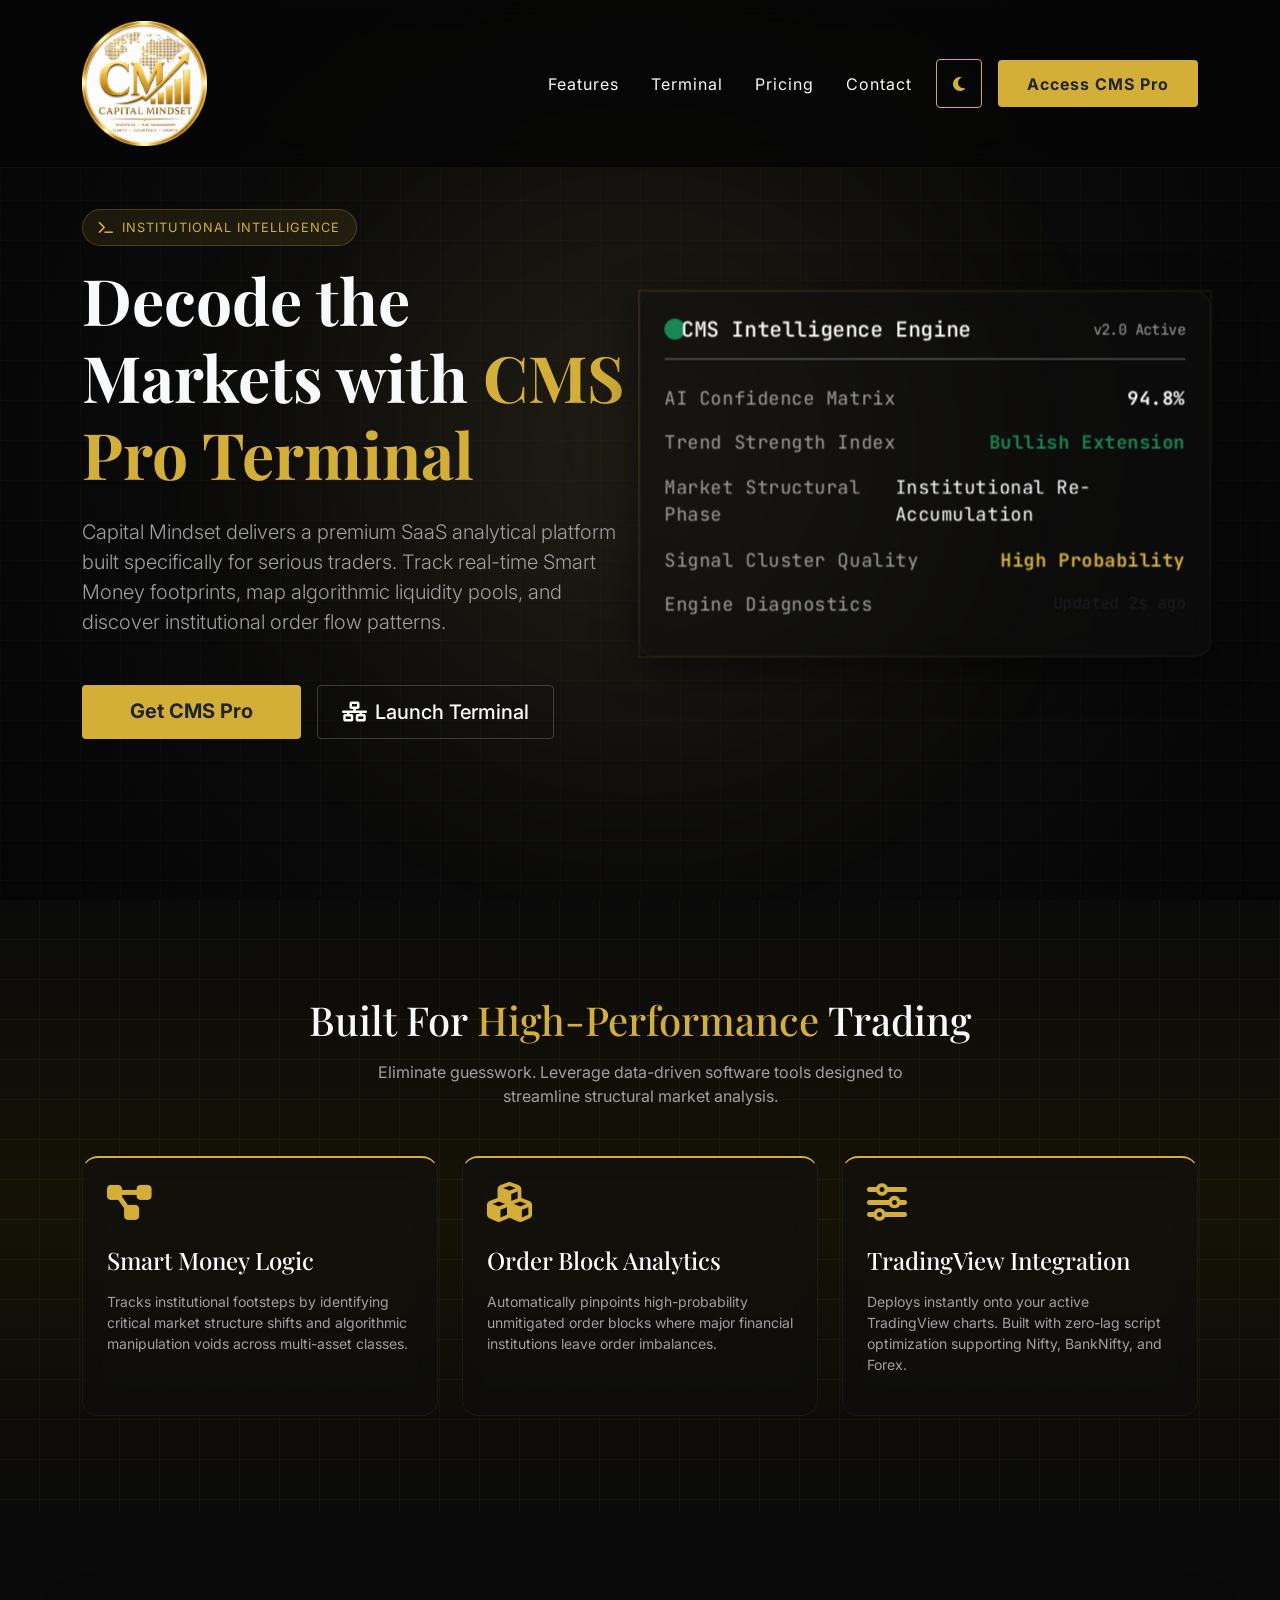
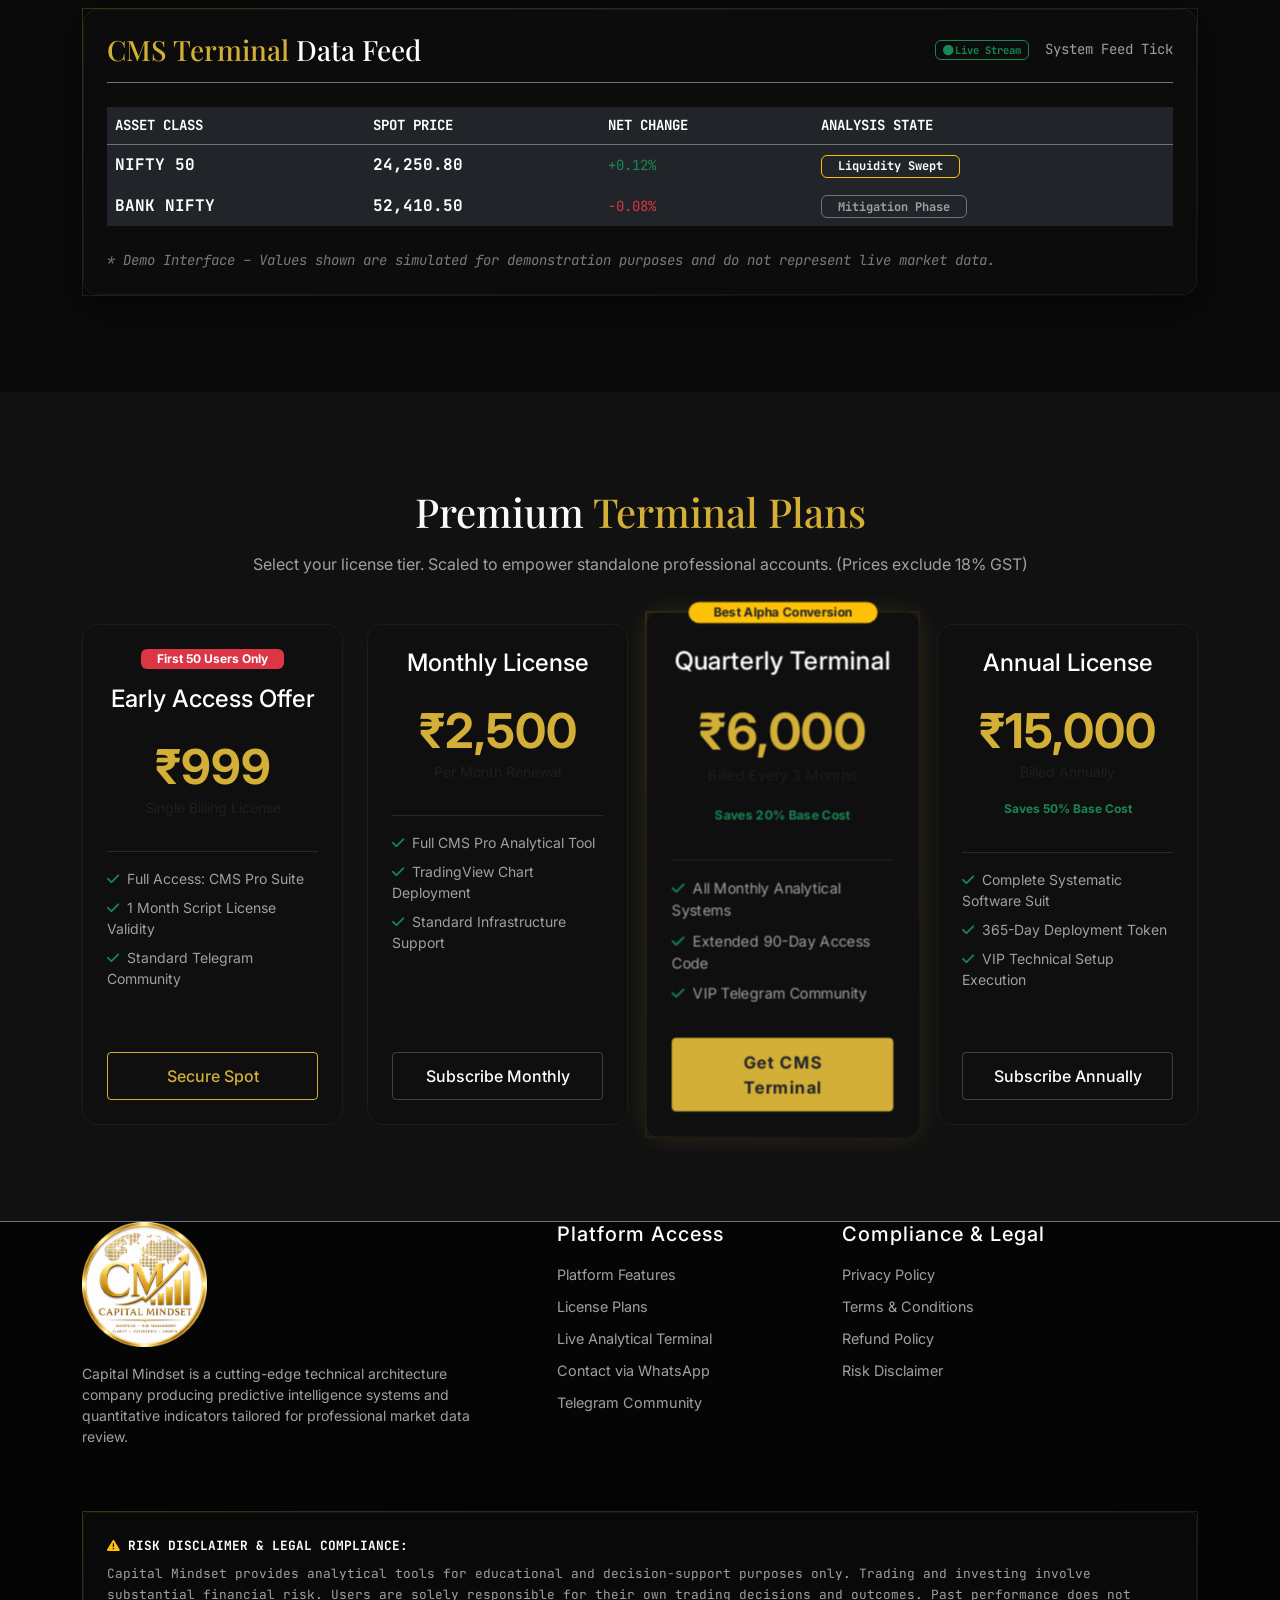
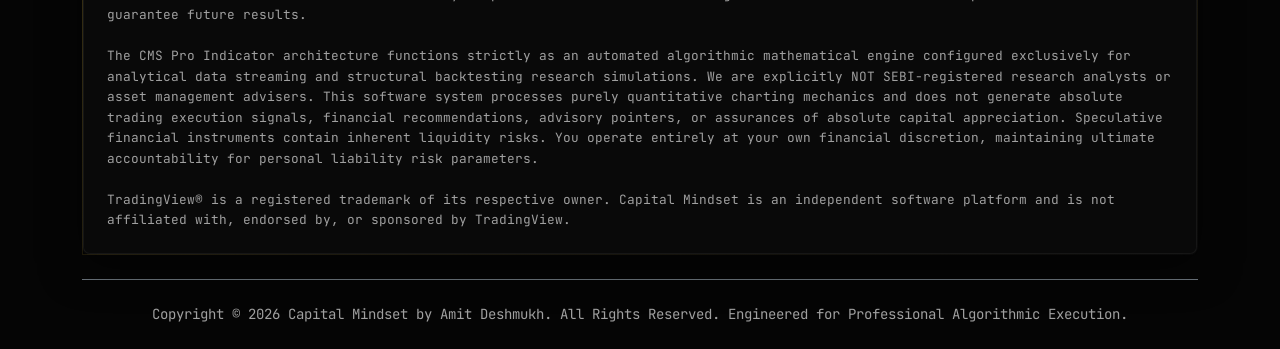
<file: index.html>
<!DOCTYPE html>
<html lang="en">
<head>
    <!-- Premium FinTech SEO Meta Tags -->
    <meta charset="UTF-8">
    <meta name="viewport" content="width=device-width, initial-scale=1.0">
    <title>Capital Mindset | Institutional SMC Indicator for TradingView</title>
    <meta name="description" content="Automate your chart markup with CMS Pro. Advanced technical analysis software featuring Smart Money Concepts, Order Blocks, and Liquidity mapping for TradingView.">
    <meta name="keywords" content="Capital Mindset, CMS Pro, Institutional Trading, Smart Money Concepts, TradingView Indicator, Order Blocks, Nifty Analysis">
    <meta name="author" content="Capital Mindset">
    <meta name="robots" content="index, follow">
    
    <!-- Canonical URL & Favicon -->
    <link rel="canonical" href="https://capitalmindset.co.in/">
    <link rel="icon" type="image/png" href="images/logo.png">
    
    <!-- Open Graph / Facebook -->
    <meta property="og:type" content="website">
    <meta property="og:url" content="https://capitalmindset.co.in">
    <meta property="og:title" content="Capital Mindset | Institutional SMC Indicator for TradingView">
    <meta property="og:description" content="Automate your chart markup with CMS Pro. Advanced technical analysis software featuring Smart Money Concepts, Order Blocks, and Liquidity mapping for TradingView.">
    <meta property="og:image" content="https://capitalmindset.co.in/images/logo.png">

    <!-- Twitter -->
    <meta property="twitter:card" content="summary_large_image">
    <meta property="twitter:url" content="https://capitalmindset.co.in">
    <meta property="twitter:title" content="Capital Mindset | Institutional SMC Indicator for TradingView">
    <meta property="twitter:description" content="Automate your chart markup with CMS Pro. Advanced technical analysis software featuring Smart Money Concepts, Order Blocks, and Liquidity mapping for TradingView.">
    <meta property="twitter:image" content="https://capitalmindset.co.in/images/logo.png">

    <!-- Fonts & Third-Party Library CDNs -->
    <link rel="preconnect" href="https://fonts.googleapis.com">
    <link rel="preconnect" href="https://fonts.gstatic.com" crossorigin>
    <link href="https://fonts.googleapis.com/css2?family=Inter:wght@300;400;500;600;700&family=JetBrains+Mono:wght@400;700&family=Playfair+Display:wght@400;600;700&display=swap" rel="stylesheet">
    <link href="https://cdn.jsdelivr.net/npm/bootstrap@5.3.0/dist/css/bootstrap.min.css" rel="stylesheet">
    <link href="https://unpkg.com/aos@2.3.1/dist/aos.css" rel="stylesheet">
    <link rel="stylesheet" href="https://cdnjs.cloudflare.com/ajax/libs/font-awesome/6.4.0/css/all.min.css">
    
    <!-- Core Custom Stylesheet -->
    <link rel="stylesheet" href="style.css">
</head>
<body>

    <!-- Scroll Progress Tracker -->
    <div class="scroll-progress-container">
        <div class="scroll-progress-bar" id="scrollBar"></div>
    </div>

    <!-- App System Loader -->
    <div id="loader" class="loader-wrapper" aria-live="polite">
        <div class="text-center">
            <div class="cms-logo-spinner mx-auto mb-3">CM</div>
            <p id="loader-text" class="terminal-font text-gold small tracking-widest">Loading Institutional Data... 0%</p>
        </div>
    </div>

    <!-- Navigation Header -->
    <nav id="mainNav" class="navbar navbar-expand-lg fixed-top glass-nav" aria-label="Main Navigation">
        <div class="container">
            <a class="navbar-brand d-flex align-items-center" href="#">
                <!-- LOGO FIX HERE -->
                <img src="images/logo.png" alt="Capital Mindset Logo" class="nav-logo me-2" loading="lazy">
            </a>
            <button class="navbar-toggler custom-toggler" type="button" data-bs-toggle="collapse" data-bs-target="#navbarNav" aria-controls="navbarNav" aria-expanded="false" aria-label="Toggle navigation">
                <i class="fas fa-bars text-gold"></i>
            </button>
            <div class="collapse navbar-collapse" id="navbarNav">
                <ul class="navbar-nav ms-auto align-items-center">
                    <li class="nav-item"><a class="nav-link font-body tracking-wide" href="#features">Features</a></li>
                    <li class="nav-item"><a class="nav-link font-body tracking-wide" href="#terminal">Terminal</a></li>
                    <li class="nav-item"><a class="nav-link font-body tracking-wide" href="#pricing">Pricing</a></li>
                    <li class="nav-item"><a class="nav-link font-body tracking-wide" href="#contact">Contact</a></li>
                    <li class="nav-item ms-lg-2 mt-2 mt-lg-0">
                        <button id="theme-toggle" class="btn btn-outline-gold px-3" aria-label="Toggle light and dark theme">
                            <i class="fas fa-moon"></i>
                        </button>
                    </li>
                    <li class="nav-item ms-lg-3 mt-3 mt-lg-0">
                        <a href="#pricing" class="btn btn-gold text-dark font-body fw-bold tracking-wide">Access CMS Pro</a>
                    </li>
                </ul>
            </div>
        </div>
    </nav>

    <!-- Hero Showcase Section -->
    <section class="hero-section position-relative d-flex align-items-center py-7">
        <div class="hero-bg-overlay"></div>
        <div class="hero-glow"></div>
        <div class="container position-relative z-index-1 mt-5">
            <div class="row align-items-center">
                <div class="col-lg-6" data-aos="fade-right">
                    <span class="badge-premium mb-3 d-inline-block"><i class="fas fa-terminal me-2"></i>Institutional Intelligence</span>
                    <h1 class="display-3 font-heading fw-bold mb-4">
                        Decode the Markets with <span class="gold-text">CMS Pro Terminal</span>
                    </h1>
                    <p class="lead text-gray mb-5 max-w-600 font-body">
                        Capital Mindset delivers a premium SaaS analytical platform built specifically for serious traders. Track real-time Smart Money footprints, map algorithmic liquidity pools, and discover institutional order flow patterns.
                    </p>
                    <div class="d-flex flex-wrap gap-3">
                        <a href="#pricing" class="btn btn-gold btn-lg text-dark fw-bold px-5">Get CMS Pro</a>
                        <a href="#terminal" class="btn btn-outline-light btn-lg px-4"><i class="fas fa-network-wired me-2"></i>Launch Terminal</a>
                    </div>
                </div>
                <div class="col-lg-6 mt-5 mt-lg-0" data-aos="fade-left" data-aos-delay="200">
                    <div class="glass-panel p-4 rounded-4 shadow-premium border-gradient position-relative transform-scale-105">
                        <div class="d-flex justify-content-between align-items-center mb-4 border-bottom border-secondary pb-3">
                            <h5 class="text-white m-0 terminal-font"><i class="fas fa-circle text-success pulse-dot me-2"></i>CMS Intelligence Engine</h5>
                            <span class="text-gray small terminal-font">v2.0 Active</span>
                        </div>
                        <ul class="list-unstyled hero-features text-gray terminal-font mb-0">
                            <li class="d-flex justify-content-between mb-3"><span>AI Confidence Matrix</span> <span class="text-white fw-bold">94.8%</span></li>
                            <li class="d-flex justify-content-between mb-3"><span>Trend Strength Index</span> <span class="text-success fw-bold">Bullish Extension</span></li>
                            <li class="d-flex justify-content-between mb-3"><span>Market Structural Phase</span> <span class="text-white">Institutional Re-Accumulation</span></li>
                            <li class="d-flex justify-content-between mb-3"><span>Signal Cluster Quality</span> <span class="gold-text fw-bold">High Probability</span></li>
                            <li class="d-flex justify-content-between"><span>Engine Diagnostics</span> <span class="text-muted small">Updated 2s ago</span></li>
                        </ul>
                    </div>
                </div>
            </div>
        </div>
    </section>

    <!-- SaaS Ecosystem Features Section -->
    <section id="features" class="py-6 bg-premium-gradient position-relative">
        <div class="bg-grid-overlay"></div>
        <div class="container position-relative">
            <div class="text-center mb-5" data-aos="fade-up">
                <h2 class="font-heading h1 mb-3">Built For <span class="gold-text">High-Performance</span> Trading</h2>
                <p class="text-gray font-body max-w-600 mx-auto">Eliminate guesswork. Leverage data-driven software tools designed to streamline structural market analysis.</p>
            </div>
            <div class="row g-4">
                <div class="col-md-4" data-aos="fade-up" data-aos-delay="100">
                    <div class="glass-card p-4 rounded-4 h-100 hover-lift border-top-gradient">
                        <i class="fas fa-project-diagram fs-1 gold-text mb-4"></i>
                        <h4 class="text-white font-heading mb-3">Smart Money Logic</h4>
                        <p class="text-gray font-body small">Tracks institutional footsteps by identifying critical market structure shifts and algorithmic manipulation voids across multi-asset classes.</p>
                    </div>
                </div>
                <div class="col-md-4" data-aos="fade-up" data-aos-delay="200">
                    <div class="glass-card p-4 rounded-4 h-100 hover-lift border-top-gradient">
                        <i class="fas fa-cubes fs-1 gold-text mb-4"></i>
                        <h4 class="text-white font-heading mb-3">Order Block Analytics</h4>
                        <p class="text-gray font-body small">Automatically pinpoints high-probability unmitigated order blocks where major financial institutions leave order imbalances.</p>
                    </div>
                </div>
                <div class="col-md-4" data-aos="fade-up" data-aos-delay="300">
                    <div class="glass-card p-4 rounded-4 h-100 hover-lift border-top-gradient">
                        <i class="fas fa-sliders-h fs-1 gold-text mb-4"></i>
                        <h4 class="text-white font-heading mb-3">TradingView Integration</h4>
                        <p class="text-gray font-body small">Deploys instantly onto your active TradingView charts. Built with zero-lag script optimization supporting Nifty, BankNifty, and Forex.</p>
                    </div>
                </div>
            </div>
        </div>
    </section>

    <!-- Interactive Live Terminal Section Layout -->
    <section id="terminal" class="py-6 position-relative">
        <div class="container">
            <div class="glass-panel p-4 rounded-4 shadow-premium border-gradient">
                <div class="d-flex flex-wrap justify-content-between align-items-center mb-4 border-bottom border-secondary pb-3">
                    <h3 class="font-heading text-white mb-2 mb-md-0"><span class="gold-text">CMS Terminal</span> Data Feed</h3>
                    <div class="terminal-font small text-gray">
                        <span class="badge bg-success-dim text-success border border-success me-2"><i class="fas fa-circle pulse-dot me-1"></i>Live Stream</span>
                        System Feed Tick
                    </div>
                </div>
                
                <div class="table-responsive">
                    <table class="table table-dark table-borderless align-middle terminal-font mb-0" style="background: transparent;">
                        <thead>
                            <tr class="text-muted border-bottom border-secondary small">
                                <th>ASSET CLASS</th>
                                <th>SPOT PRICE</th>
                                <th>NET CHANGE</th>
                                <th>ANALYSIS STATE</th>
                            </tr>
                        </thead>
                        <tbody>
                            <tr>
                                <td class="text-white fw-bold">NIFTY 50</td>
                                <td><span id="nifty-price" class="sim-val fw-bold" data-base="24250.80">24,250.80</span></td>
                                <td><span id="nifty-change" class="sim-pct text-success small">+0.12%</span></td>
                                <td><span class="badge bg-dark border border-warning text-gold px-3">Liquidity Swept</span></td>
                            </tr>
                            <tr>
                                <td class="text-white fw-bold">BANK NIFTY</td>
                                <td><span id="banknifty-price" class="sim-val fw-bold" data-base="52410.50">52,410.50</span></td>
                                <td><span id="banknifty-change" class="sim-pct text-danger small">-0.08%</span></td>
                                <td><span class="badge bg-dark border border-secondary text-gray px-3">Mitigation Phase</span></td>
                            </tr>
                        </tbody>
                    </table>
                </div>
                <!-- Disclaimer for Terminal Simulation -->
                <div class="text-gray small mt-4 fst-italic terminal-font opacity-75">
                    * Demo Interface – Values shown are simulated for demonstration purposes and do not represent live market data.
                </div>
            </div>
        </div>
    </section>

    <!-- Monetization & Tier Plans -->
    <section id="pricing" class="py-6 bg-darker">
        <div class="container">
            <div class="text-center mb-5" data-aos="fade-up">
                <h2 class="font-heading h1 mb-3">Premium <span class="gold-text">Terminal Plans</span></h2>
                <p class="text-gray font-body">Select your license tier. Scaled to empower standalone professional accounts. (Prices exclude 18% GST)</p>
            </div>
            
            <div class="row g-4 justify-content-center align-items-stretch">
                <!-- Tier 1: Early Bird Launch Special -->
                <div class="col-lg-3 col-md-6" data-aos="fade-up" data-aos-delay="100">
                    <div class="glass-card p-4 rounded-4 text-center d-flex flex-column h-100 hover-glow">
                        <span class="badge bg-danger text-white mb-3 mx-auto px-3 py-1">First 50 Users Only</span>
                        <h4 class="text-white mb-2">Early Access Offer</h4>
                        <div class="my-3">
                            <h2 class="gold-text display-5 fw-bold mb-0">₹999</h2>
                            <span class="text-muted small">Single Billing License</span>
                        </div>
                        <hr class="border-secondary my-3">
                        <ul class="list-unstyled text-gray small text-start mb-4 flex-grow-1">
                            <li class="mb-2"><i class="fas fa-check text-success me-2"></i>Full Access: CMS Pro Suite</li>
                            <li class="mb-2"><i class="fas fa-check text-success me-2"></i>1 Month Script License Validity</li>
                            <li class="mb-2"><i class="fas fa-check text-success me-2"></i>Standard Telegram Community</li>
                        </ul>
                        <!-- WhatsApp Link Added -->
                        <a href="https://wa.me/919834548785?text=Hi,%20I%20want%20to%20purchase%20the%20Early%20Bird%20CMS%20Pro%20Plan" class="btn btn-outline-gold w-100 mt-auto">Secure Spot</a>
                    </div>
                </div>

                <!-- Tier 2: Monthly Professional Pack -->
                <div class="col-lg-3 col-md-6" data-aos="fade-up" data-aos-delay="200">
                    <div class="glass-card p-4 rounded-4 text-center d-flex flex-column h-100 hover-glow">
                        <h4 class="text-white mb-2">Monthly License</h4>
                        <div class="my-3">
                            <h2 class="gold-text display-5 fw-bold mb-0">₹2,500</h2>
                            <span class="text-muted small">Per Month Renewal</span>
                        </div>
                        <hr class="border-secondary my-3">
                        <ul class="list-unstyled text-gray small text-start mb-4 flex-grow-1">
                            <li class="mb-2"><i class="fas fa-check text-success me-2"></i>Full CMS Pro Analytical Tool</li>
                            <li class="mb-2"><i class="fas fa-check text-success me-2"></i>TradingView Chart Deployment</li>
                            <li class="mb-2"><i class="fas fa-check text-success me-2"></i>Standard Infrastructure Support</li>
                        </ul>
                        <!-- WhatsApp Link Added -->
                        <a href="https://wa.me/919834548785?text=Hi,%20I%20want%20to%20purchase%20the%20Monthly%20CMS%20Pro%20Plan" class="btn btn-outline-light w-100 mt-auto">Subscribe Monthly</a>
                    </div>
                </div>

                <!-- Tier 3: Quarterly Power User Pack -->
                <div class="col-lg-3 col-md-6" data-aos="fade-up" data-aos-delay="300">
                    <div class="glass-card p-4 rounded-4 text-center d-flex flex-column h-100 transform-scale-105 shadow-gold border-gradient position-relative">
                        <div class="position-absolute top-0 start-50 translate-middle badge bg-warning text-dark px-4 py-1 rounded-pill fw-bold">Best Alpha Conversion</div>
                        <h4 class="text-white mb-2 mt-2">Quarterly Terminal</h4>
                        <div class="my-3">
                            <h2 class="gold-text display-5 fw-bold mb-0">₹6,000</h2>
                            <span class="text-muted small">Billed Every 3 Months</span>
                        </div>
                        <div class="badge bg-success-dim text-success small mb-3 w-70 mx-auto">Saves 20% Base Cost</div>
                        <hr class="border-secondary my-3">
                        <ul class="list-unstyled text-gray small text-start mb-4 flex-grow-1">
                            <li class="mb-2"><i class="fas fa-check text-success me-2"></i>All Monthly Analytical Systems</li>
                            <li class="mb-2"><i class="fas fa-check text-success me-2"></i>Extended 90-Day Access Code</li>
                            <li class="mb-2"><i class="fas fa-check text-success me-2"></i>VIP Telegram Community</li>
                        </ul>
                        <!-- WhatsApp Link Added -->
                        <a href="https://wa.me/919834548785?text=Hi,%20I%20want%20to%20purchase%20the%20Quarterly%20CMS%20Pro%20Plan" class="btn btn-gold w-100 mt-auto text-dark fw-bold tracking-wide">Get CMS Terminal</a>
                    </div>
                </div>

                <!-- Tier 4: Enterprise Annual License -->
                <div class="col-lg-3 col-md-6" data-aos="fade-up" data-aos-delay="400">
                    <div class="glass-card p-4 rounded-4 text-center d-flex flex-column h-100 hover-glow">
                        <h4 class="text-white mb-2">Annual License</h4>
                        <div class="my-3">
                            <h2 class="gold-text display-5 fw-bold mb-0">₹15,000</h2>
                            <span class="text-muted small">Billed Annually</span>
                        </div>
                        <div class="badge bg-success-dim text-success small mb-3 w-70 mx-auto">Saves 50% Base Cost</div>
                        <hr class="border-secondary my-3">
                        <ul class="list-unstyled text-gray small text-start mb-4 flex-grow-1">
                            <li class="mb-2"><i class="fas fa-check text-success me-2"></i>Complete Systematic Software Suit</li>
                            <li class="mb-2"><i class="fas fa-check text-success me-2"></i>365-Day Deployment Token</li>
                            <li class="mb-2"><i class="fas fa-check text-success me-2"></i>VIP Technical Setup Execution</li>
                        </ul>
                        <!-- WhatsApp Link Added -->
                        <a href="https://wa.me/919834548785?text=Hi,%20I%20want%20to%20purchase%20the%20Yearly%20CMS%20Pro%20Plan" class="btn btn-outline-light w-100 mt-auto">Subscribe Annually</a>
                    </div>
                </div>
            </div>
        </div>
    </section>

    <!-- Platform Footer Architecture & Legalities -->
    <footer id="contact" class="bg-black pt-6 pb-4 border-top border-secondary position-relative">
        <div class="container">
            <div class="row g-4 mb-5">
                <div class="col-lg-5">
                    <!-- LOGO FIX HERE -->
                    <img src="images/logo.png" alt="Capital Mindset Operational Logo" height="70" class="mb-3 nav-logo" loading="lazy">
                    <p class="text-gray small pe-lg-5">
                        Capital Mindset is a cutting-edge technical architecture company producing predictive intelligence systems and quantitative indicators tailored for professional market data review.
                    </p>
                </div>
                <div class="col-lg-3 col-md-6">
                    <h5 class="text-white mb-3 tracking-wide">Platform Access</h5>
                    <ul class="list-unstyled footer-links">
                        <li><a href="#features">Platform Features</a></li>
                        <li><a href="#pricing">License Plans</a></li>
                        <li><a href="#terminal">Live Analytical Terminal</a></li>
                        <!-- Contact updated with WhatsApp Link -->
                        <li><a href="https://wa.me/919834548785">Contact via WhatsApp</a></li>
                        <li><a href="http:t.me/capitalmindsetofficial">Telegram Community</a></li>
                    </ul>
                </div>
                <div class="col-lg-4 col-md-6">
                    <h5 class="text-white mb-3 tracking-wide">Compliance & Legal</h5>
                    <ul class="list-unstyled footer-links">
                        <li><a href="privacy.html">Privacy Policy</a></li>
                        <li><a href="terms.html">Terms & Conditions</a></li>
                        <li><a href="refund.html">Refund Policy</a></li>
                        <li><a href="disclaimer.html">Risk Disclaimer</a></li>
                    </ul>
                </div>
            </div>

            <!-- MANDATORY LEGAL RISK DISCLAIMER COMPLIANCE -->
            <div class="glass-panel p-4 rounded-3 mb-4 border-gradient shadow-premium">
                <p class="text-gray small m-0 terminal-font text-start" style="line-height: 1.6; font-size: 0.8rem;">
                    <span class="text-white fw-bold d-block mb-2"><i class="fas fa-exclamation-triangle text-warning me-2"></i>RISK DISCLAIMER & LEGAL COMPLIANCE:</span>
                    Capital Mindset provides analytical tools for educational and decision-support purposes only. Trading and investing involve substantial financial risk. Users are solely responsible for their own trading decisions and outcomes. Past performance does not guarantee future results. 
                    <br><br>
                    The CMS Pro Indicator architecture functions strictly as an automated algorithmic mathematical engine configured exclusively for analytical data streaming and structural backtesting research simulations. We are explicitly NOT SEBI-registered research analysts or asset management advisers. This software system processes purely quantitative charting mechanics and does not generate absolute trading execution signals, financial recommendations, advisory pointers, or assurances of absolute capital appreciation. Speculative financial instruments contain inherent liquidity risks. You operate entirely at your own financial discretion, maintaining ultimate accountability for personal liability risk parameters.
                    <br><br>
                    TradingView&reg; is a registered trademark of its respective owner. Capital Mindset is an independent software platform and is not affiliated with, endorsed by, or sponsored by TradingView.
                </p>
            </div>

            <div class="text-center border-top border-secondary pt-4 mt-4">
                <p class="text-gray small mb-0 terminal-font">
                    <!-- NAME FIX HERE -->
                    Copyright &copy; 2026 Capital Mindset by Amit Deshmukh. All Rights Reserved. Engineered for Professional Algorithmic Execution.
                </p>
            </div>
        </div>
    </footer>

    <!-- Bootstrap Core Bundle Javascript Libraries -->
    <script src="https://cdn.jsdelivr.net/npm/bootstrap@5.3.0/dist/js/bootstrap.bundle.min.js"></script>
    <script src="https://unpkg.com/aos@2.3.1/dist/aos.js"></script>
    
    <!-- Local Application Javascript Logic -->
    <script src="script.js"></script>
</body>
</html>
</file>
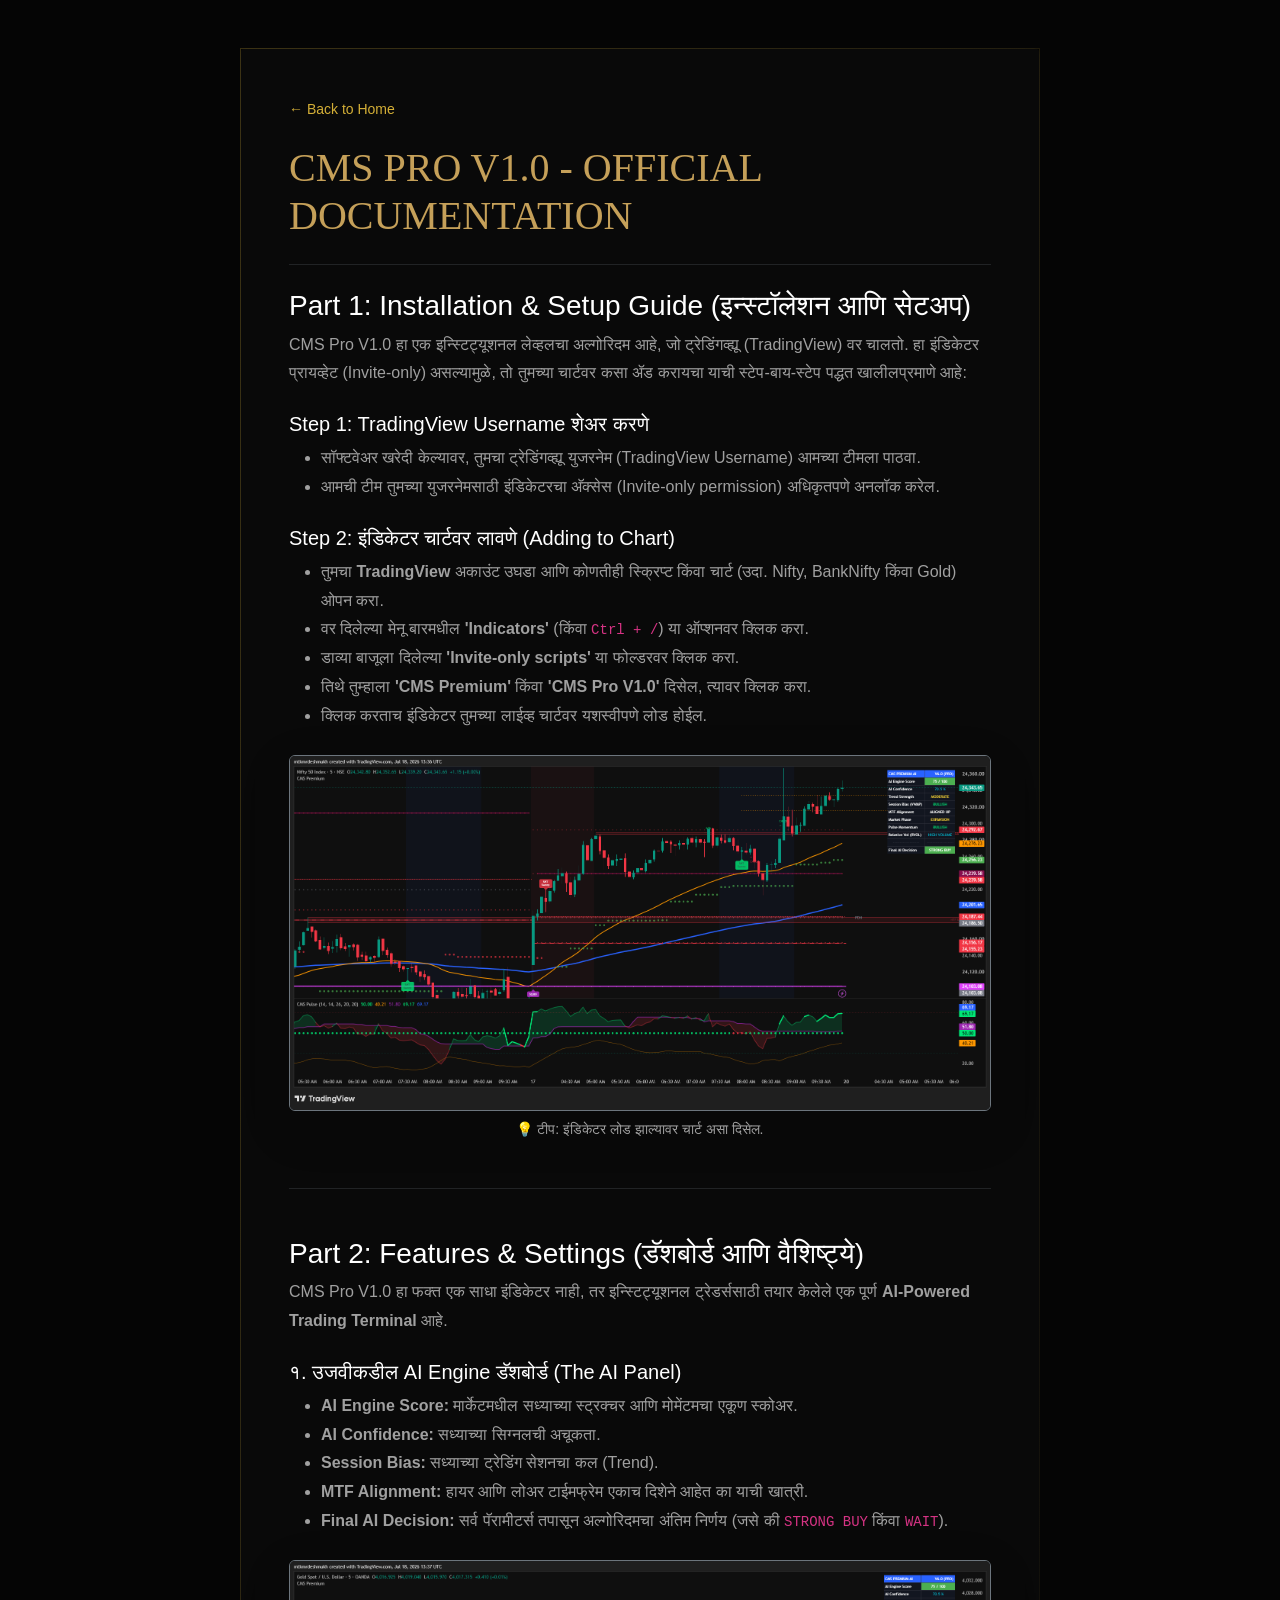
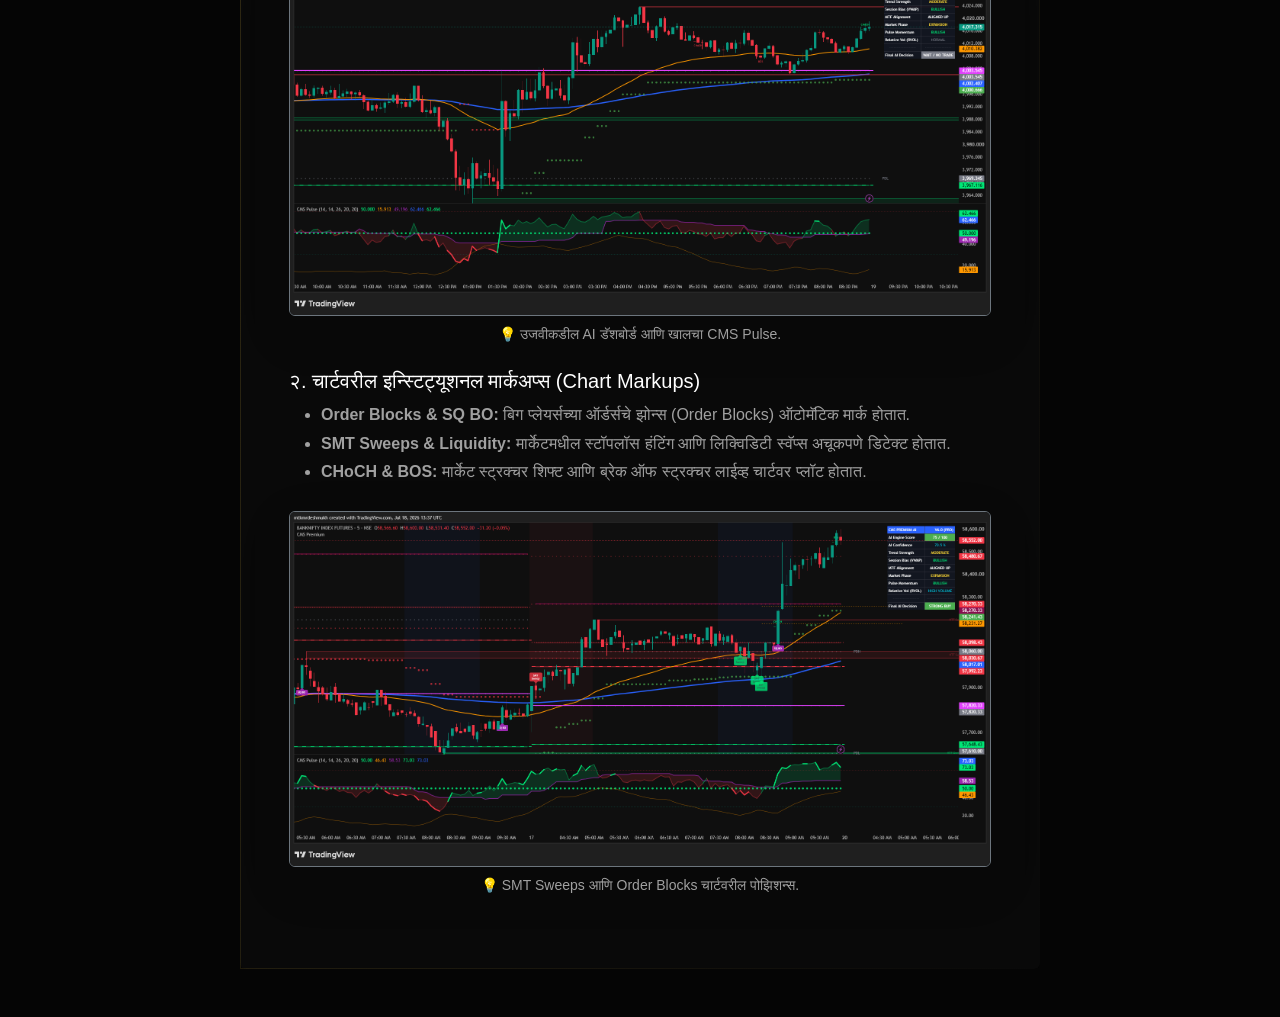
<file: docs.html>
<!DOCTYPE html>
<html lang="en">
<head>
    <meta charset="UTF-8">
    <meta name="viewport" content="width=device-width, initial-scale=1.0">
    <title>Documentation | Capital Mindset</title>
    <link href="https://cdn.jsdelivr.net/npm/bootstrap@5.3.2/dist/css/bootstrap.min.css" rel="stylesheet">
    <link rel="stylesheet" href="style.css">
</head>
<body class="bg-black text-white p-4 p-md-5">

    <div class="container mx-auto glass-panel p-4 p-md-5 rounded border-gradient" style="max-width: 800px;">
        <a href="index.html" class="gold-text text-decoration-none small mb-4 d-inline-block">← Back to Home</a>
        
        <h1 class="font-heading mb-4" style="color: #c5a059;">CMS PRO V1.0 - OFFICIAL DOCUMENTATION</h1>
        
        <hr class="border-secondary mb-4">

        <!-- Part 1: Installation -->
        <h3 class="text-white mt-4">Part 1: Installation & Setup Guide (इन्स्टॉलेशन आणि सेटअप)</h3>
        <p class="text-gray" style="line-height: 1.8;">
            CMS Pro V1.0 हा एक इन्स्टिट्यूशनल लेव्हलचा अल्गोरिदम आहे, जो ट्रेडिंगव्ह्यू (TradingView) वर चालतो. हा इंडिकेटर प्रायव्हेट (Invite-only) असल्यामुळे, तो तुमच्या चार्टवर कसा ॲड करायचा याची स्टेप-बाय-स्टेप पद्धत खालीलप्रमाणे आहे:
        </p>

        <h5 class="text-white mt-4">Step 1: TradingView Username शेअर करणे</h5>
        <ul class="text-gray" style="line-height: 1.8;">
            <li>सॉफ्टवेअर खरेदी केल्यावर, तुमचा ट्रेडिंगव्ह्यू युजरनेम (TradingView Username) आमच्या टीमला पाठवा.</li>
            <li>आमची टीम तुमच्या युजरनेमसाठी इंडिकेटरचा अ‍ॅक्सेस (Invite-only permission) अधिकृतपणे अनलॉक करेल.</li>
        </ul>

        <h5 class="text-white mt-4">Step 2: इंडिकेटर चार्टवर लावणे (Adding to Chart)</h5>
        <ul class="text-gray" style="line-height: 1.8;">
            <li>तुमचा <strong>TradingView</strong> अकाउंट उघडा आणि कोणतीही स्क्रिप्ट किंवा चार्ट (उदा. Nifty, BankNifty किंवा Gold) ओपन करा.</li>
            <li>वर दिलेल्या मेनू बारमधील <strong>'Indicators'</strong> (किंवा <code>Ctrl + /</code>) या ऑप्शनवर क्लिक करा.</li>
            <li>डाव्या बाजूला दिलेल्या <strong>'Invite-only scripts'</strong> या फोल्डरवर क्लिक करा.</li>
            <li>तिथे तुम्हाला <strong>'CMS Premium'</strong> किंवा <strong>'CMS Pro V1.0'</strong> दिसेल, त्यावर क्लिक करा.</li>
            <li>क्लिक करताच इंडिकेटर तुमच्या लाईव्ह चार्टवर यशस्वीपणे लोड होईल.</li>
        </ul>

        <!-- Nifty Chart Image -->
        <div class="my-4 text-center">
            <img src="NIFTY_2026-07-18_19-06-12.png" class="img-fluid rounded border border-secondary shadow-lg" alt="Nifty Chart Setup">
            <p class="small text-gray mt-2">💡 टीप: इंडिकेटर लोड झाल्यावर चार्ट असा दिसेल.</p>
        </div>

        <hr class="border-secondary my-5">

        <!-- Part 2: Features -->
        <h3 class="text-white mt-4">Part 2: Features & Settings (डॅशबोर्ड आणि वैशिष्ट्ये)</h3>
        <p class="text-gray" style="line-height: 1.8;">
            CMS Pro V1.0 हा फक्त एक साधा इंडिकेटर नाही, तर इन्स्टिट्यूशनल ट्रेडर्ससाठी तयार केलेले एक पूर्ण <strong>AI-Powered Trading Terminal</strong> आहे.
        </p>

        <h5 class="text-white mt-4">१. उजवीकडील AI Engine डॅशबोर्ड (The AI Panel)</h5>
        <ul class="text-gray" style="line-height: 1.8;">
            <li><strong>AI Engine Score:</strong> मार्केटमधील सध्याच्या स्ट्रक्चर आणि मोमेंटमचा एकूण स्कोअर.</li>
            <li><strong>AI Confidence:</strong> सध्याच्या सिग्नलची अचूकता.</li>
            <li><strong>Session Bias:</strong> सध्याच्या ट्रेडिंग सेशनचा कल (Trend).</li>
            <li><strong>MTF Alignment:</strong> हायर आणि लोअर टाईमफ्रेम एकाच दिशेने आहेत का याची खात्री.</li>
            <li><strong>Final AI Decision:</strong> सर्व पॅरामीटर्स तपासून अल्गोरिदमचा अंतिम निर्णय (जसे की <code>STRONG BUY</code> किंवा <code>WAIT</code>).</li>
        </ul>

        <!-- Gold Chart Image -->
        <div class="my-4 text-center">
            <img src="XAUUSD_2026-07-18_19-07-38.png" class="img-fluid rounded border border-secondary shadow-lg" alt="Gold Chart AI Dashboard">
            <p class="small text-gray mt-2">💡 उजवीकडील AI डॅशबोर्ड आणि खालचा CMS Pulse.</p>
        </div>

        <h5 class="text-white mt-4">२. चार्टवरील इन्स्टिट्यूशनल मार्कअप्स (Chart Markups)</h5>
        <ul class="text-gray" style="line-height: 1.8;">
            <li><strong>Order Blocks & SQ BO:</strong> बिग प्लेयर्सच्या ऑर्डर्सचे झोन्स (Order Blocks) ऑटोमॅटिक मार्क होतात.</li>
            <li><strong>SMT Sweeps & Liquidity:</strong> मार्केटमधील स्टॉपलॉस हंटिंग आणि लिक्विडिटी स्वॅप्स अचूकपणे डिटेक्ट होतात.</li>
            <li><strong>CHoCH & BOS:</strong> मार्केट स्ट्रक्चर शिफ्ट आणि ब्रेक ऑफ स्ट्रक्चर लाईव्ह चार्टवर प्लॉट होतात.</li>
        </ul>

        <!-- BankNifty Chart Image -->
        <div class="my-4 text-center">
            <img src="BANKNIFTY1!_2026-07-18_19-07-02.png" class="img-fluid rounded border border-secondary shadow-lg" alt="BankNifty SMT Sweeps">
            <p class="small text-gray mt-2">💡 SMT Sweeps आणि Order Blocks चार्टवरील पोझिशन्स.</p>
        </div>

    </div>

</body>
</html>
</file>
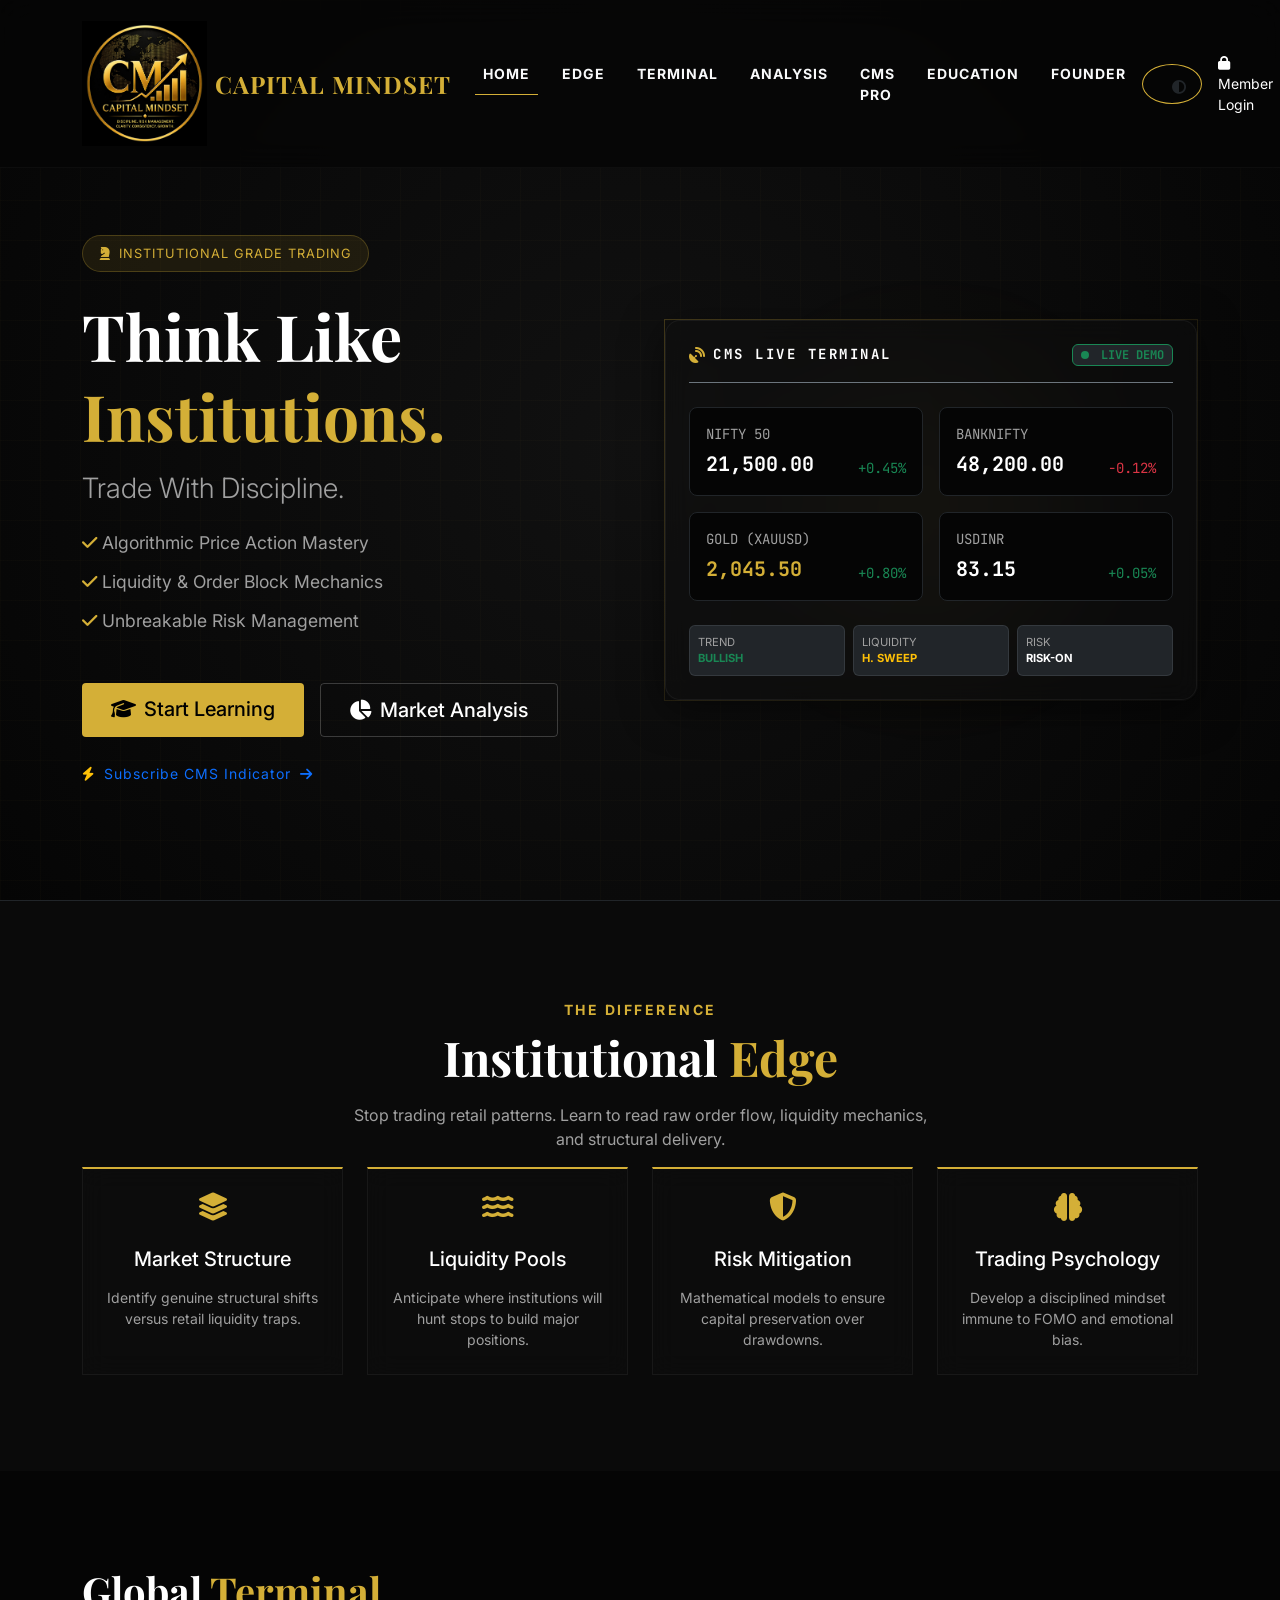
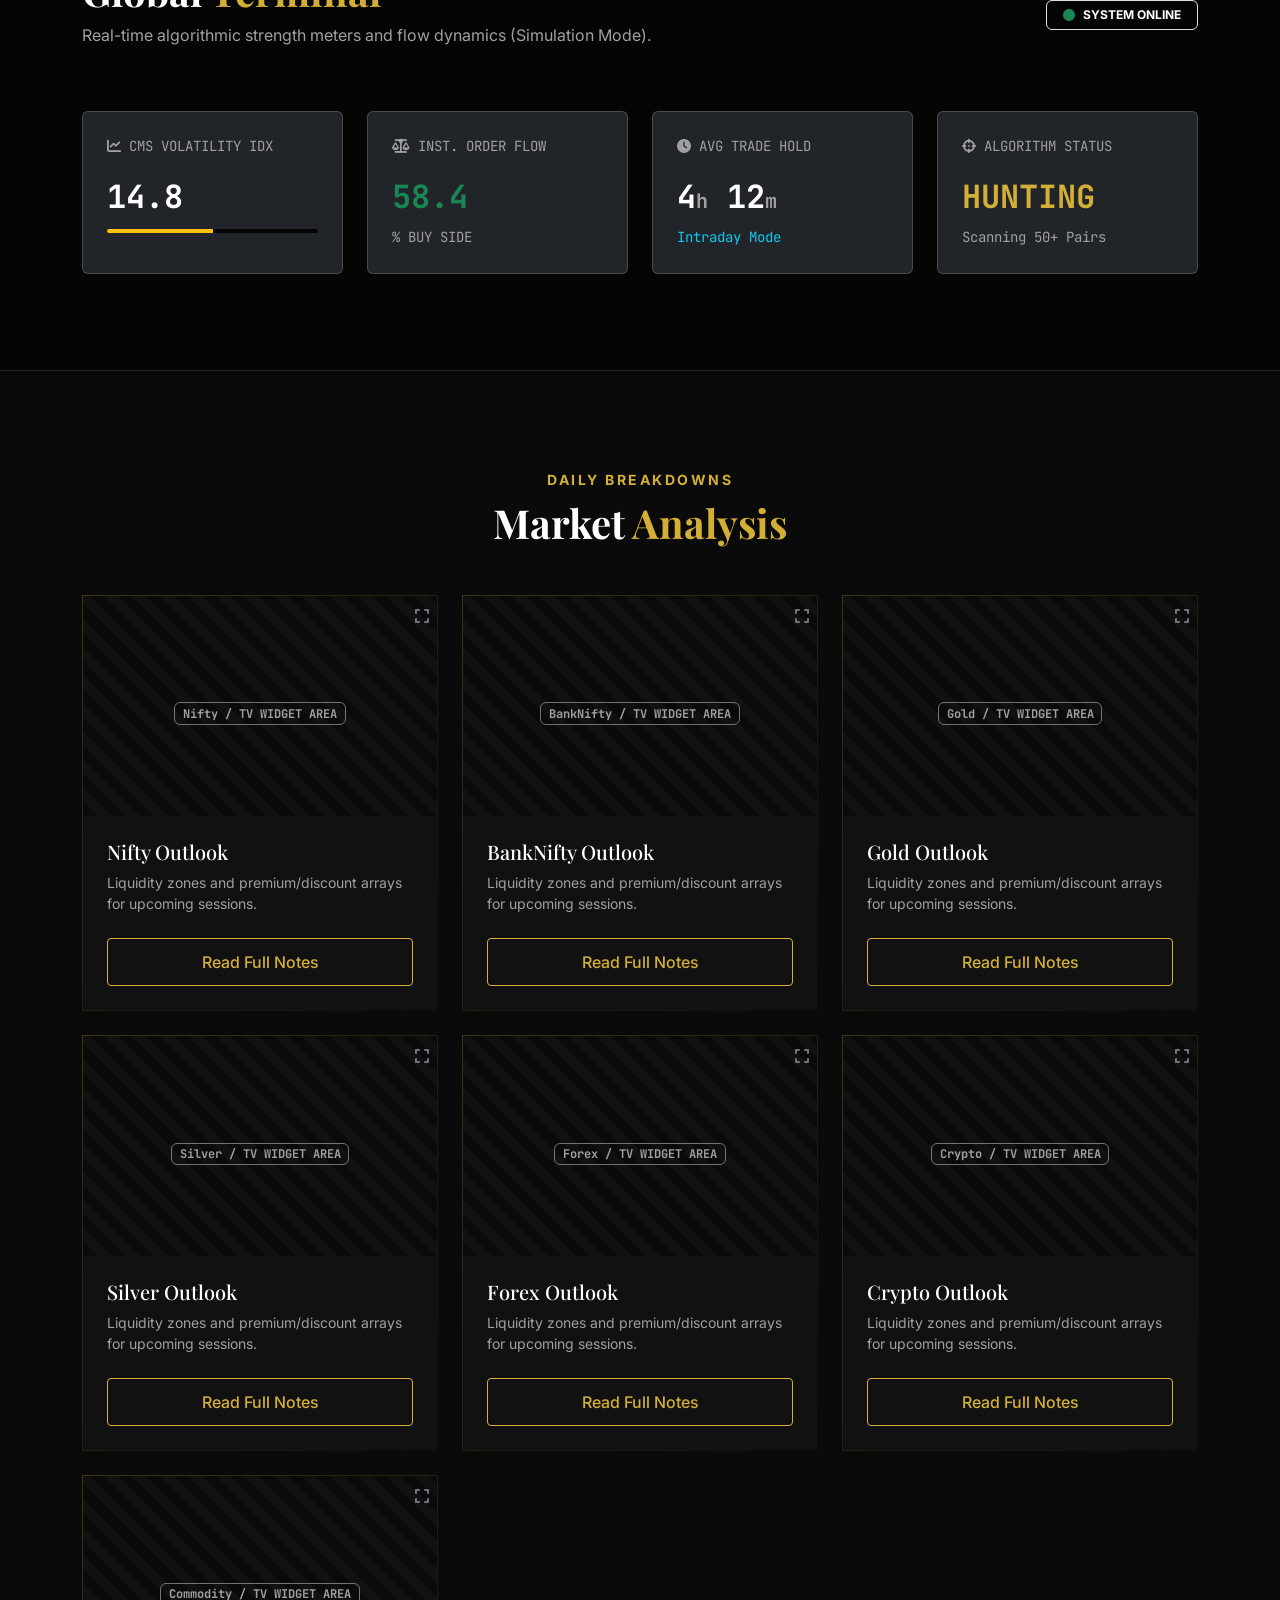
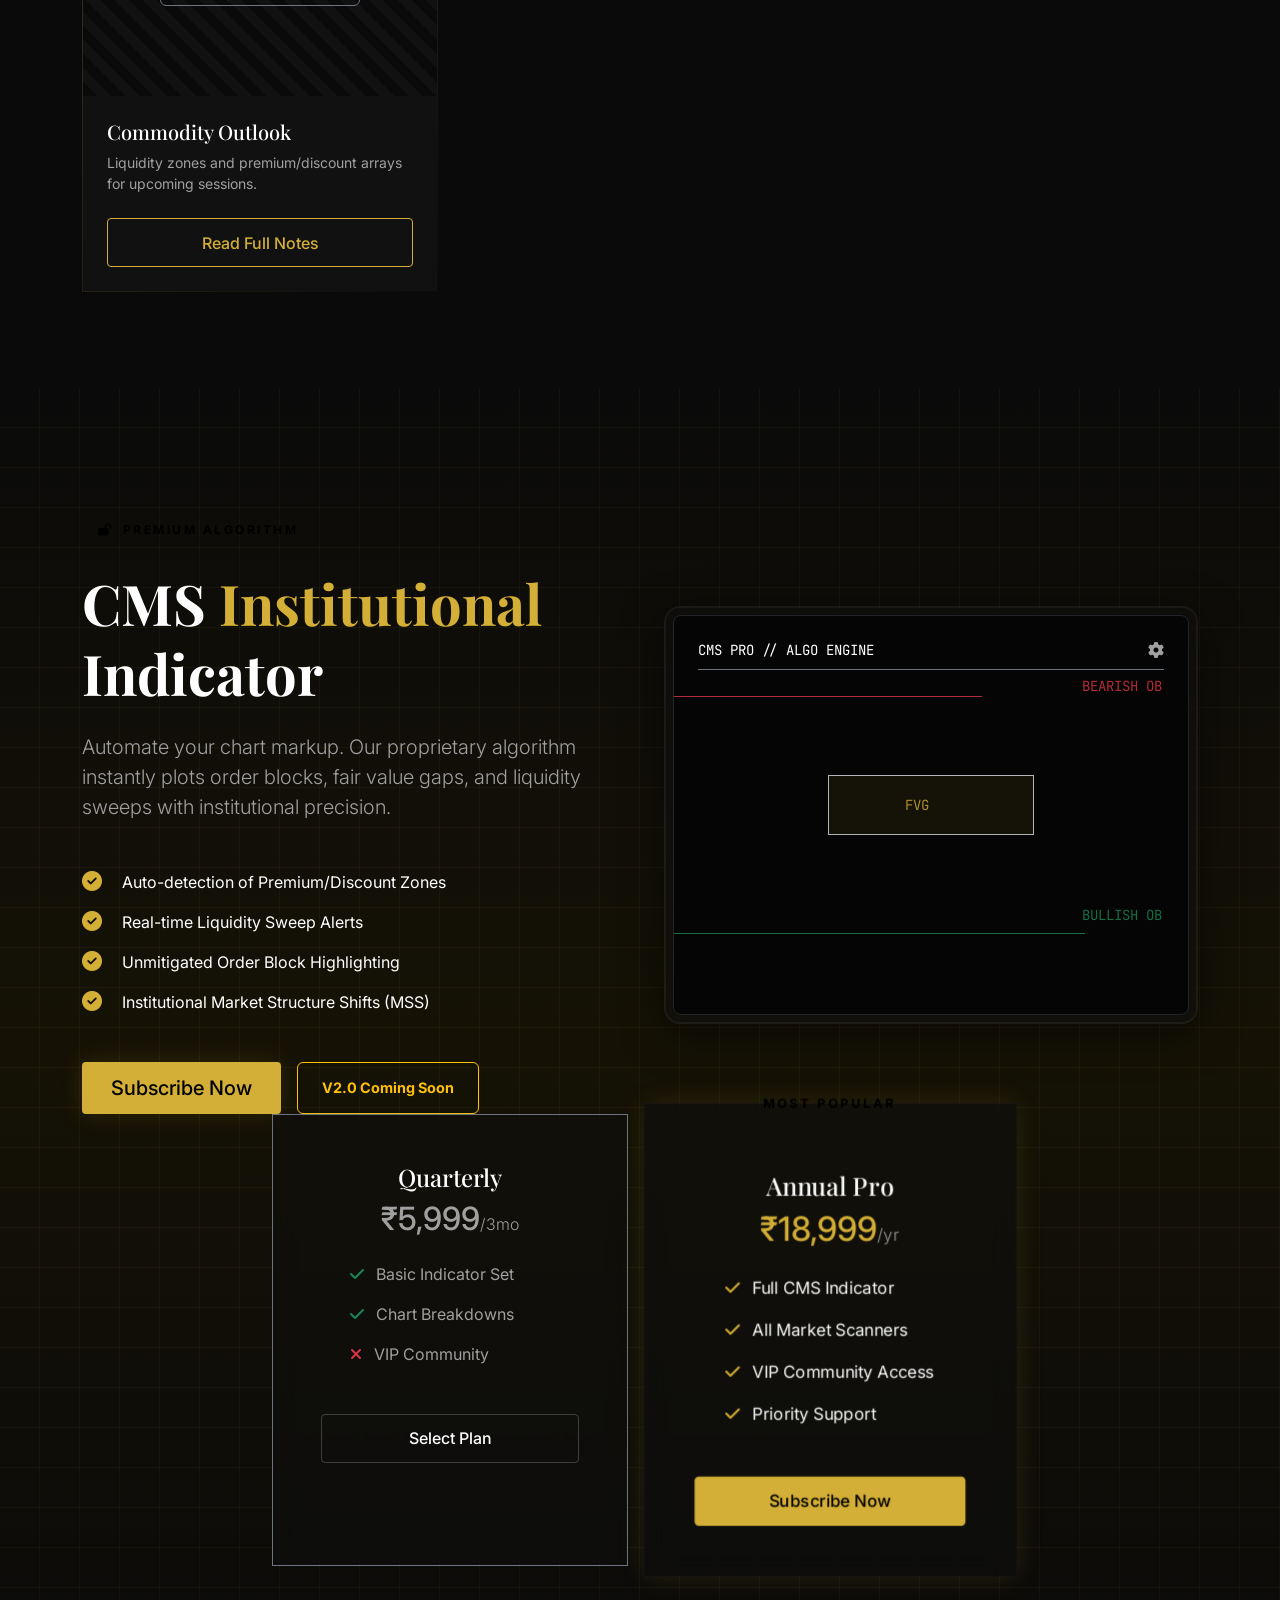
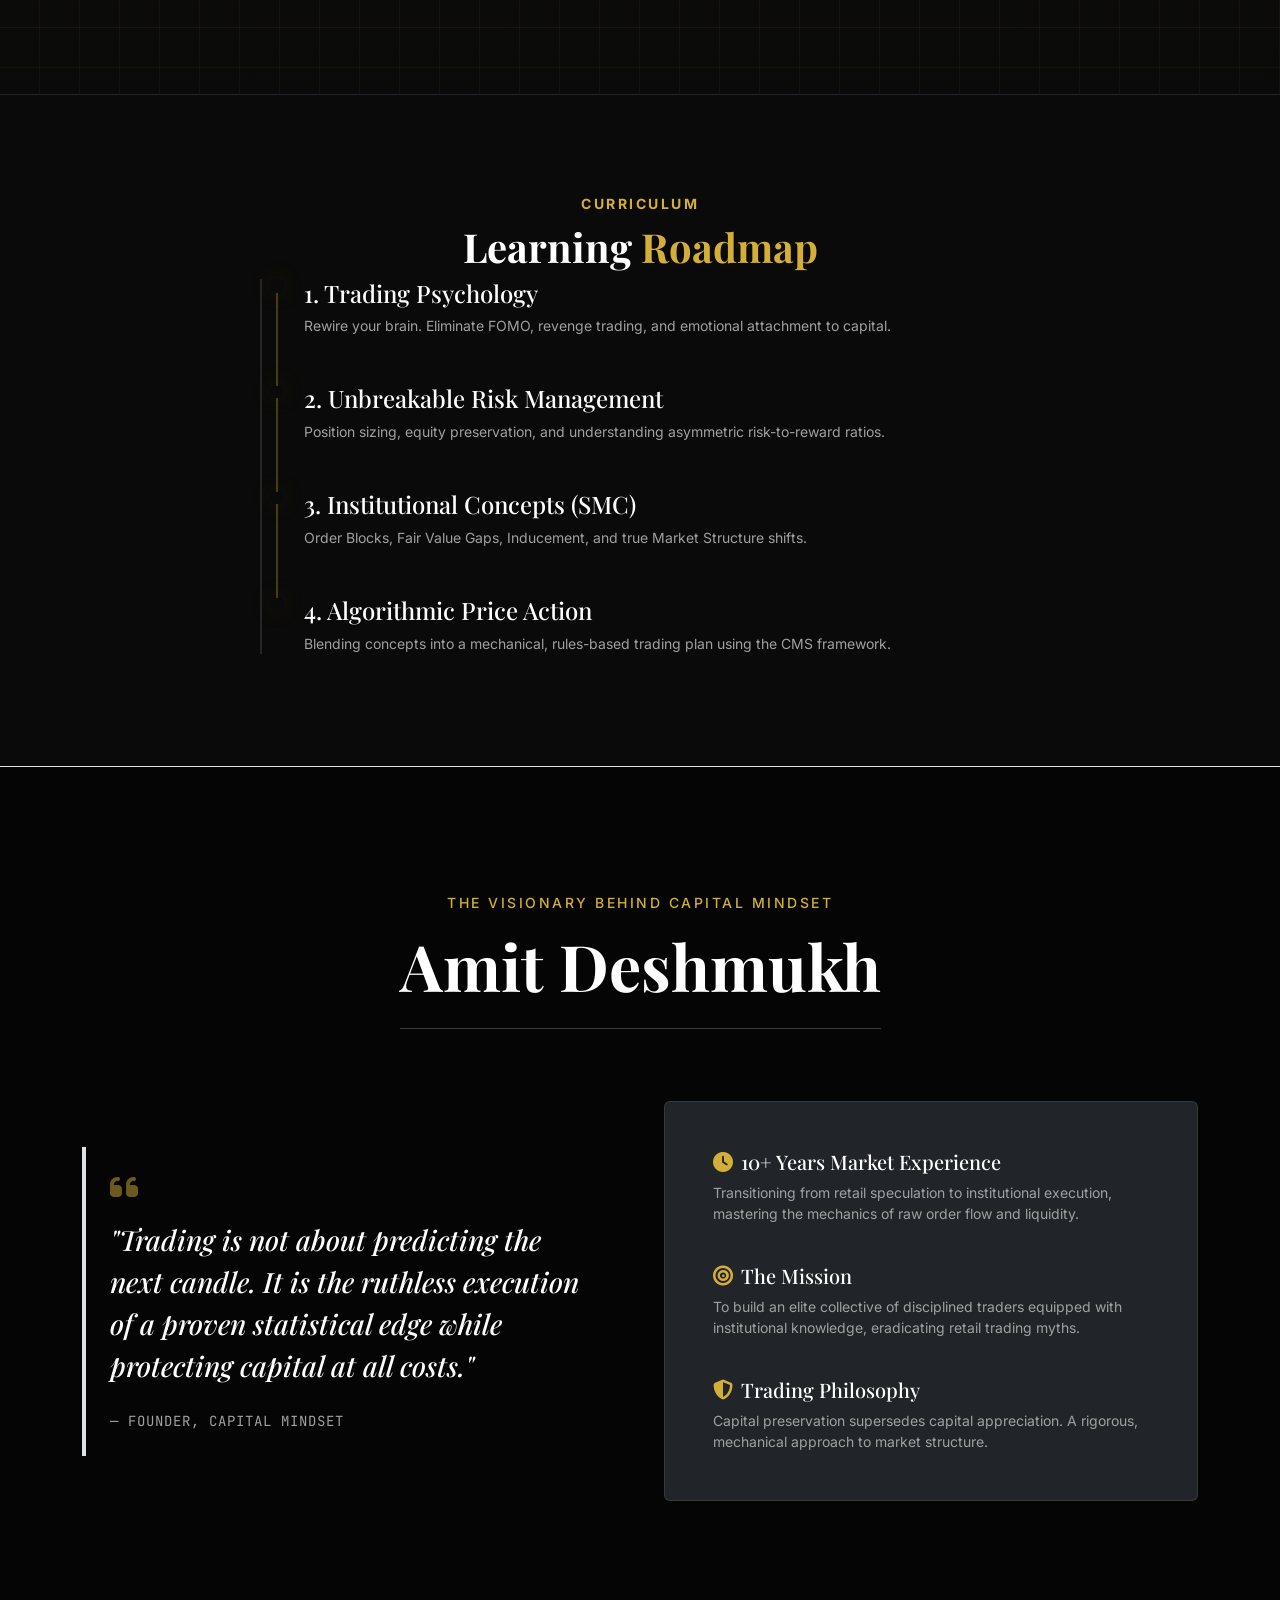
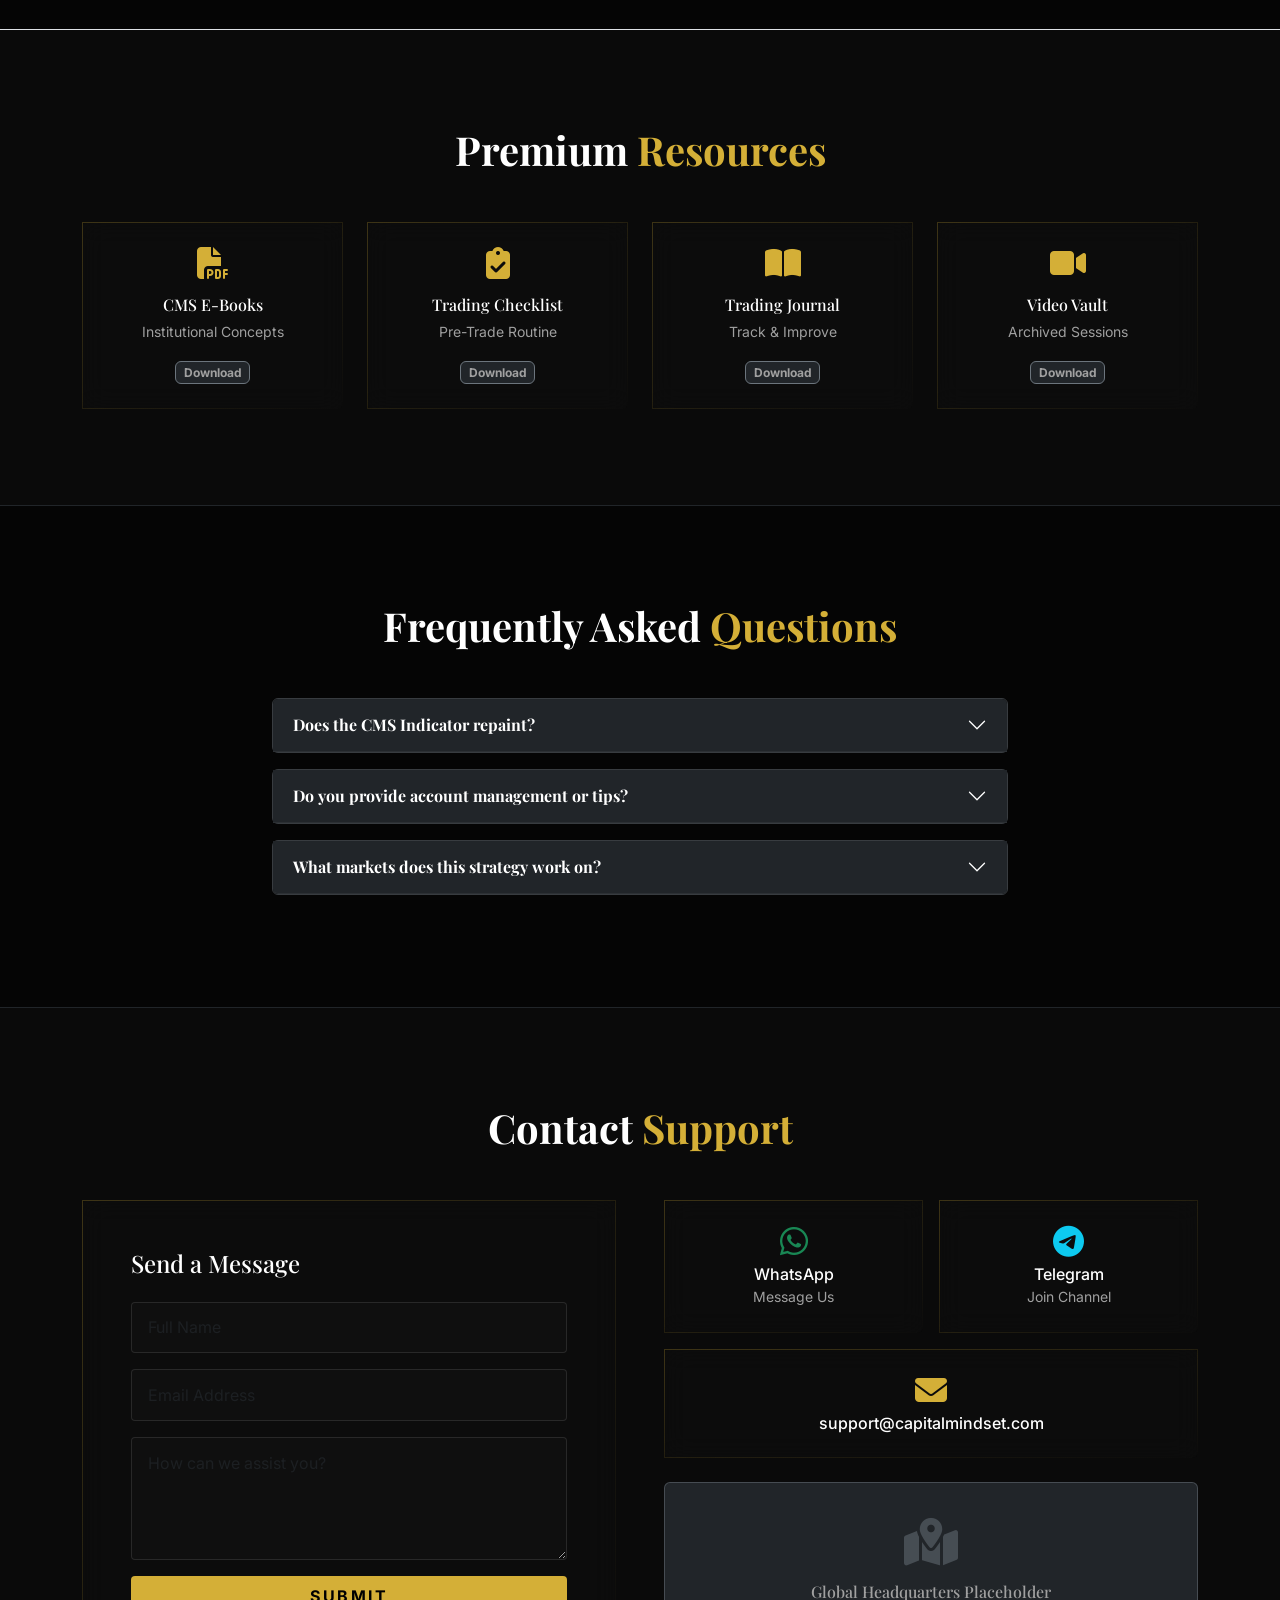
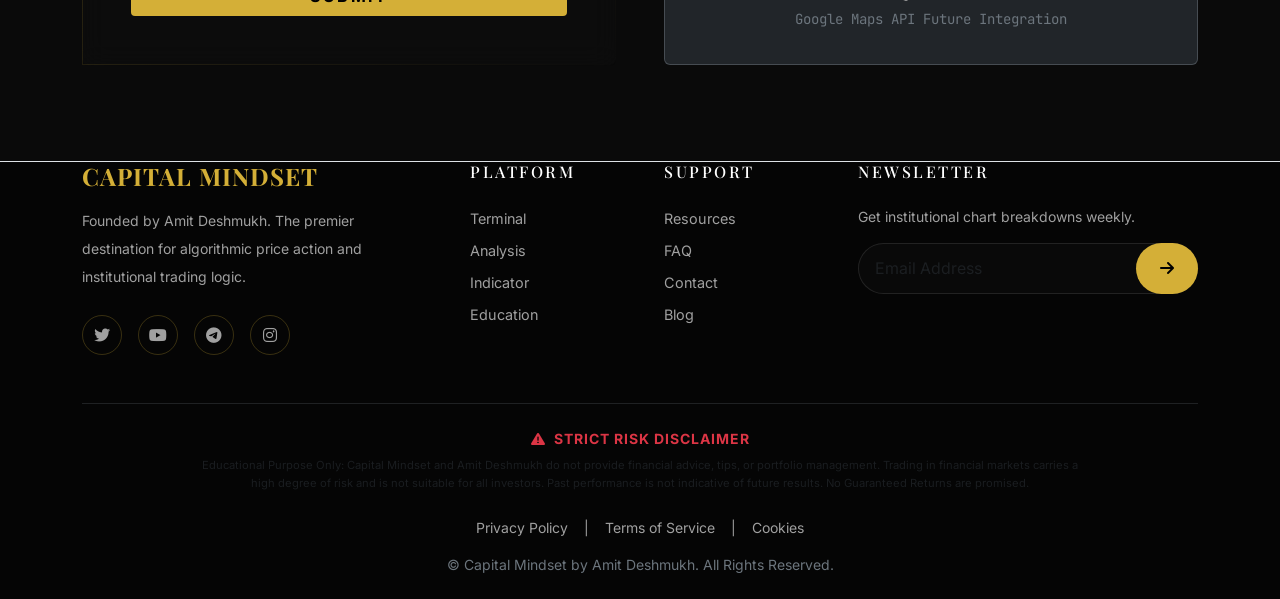
<file: index .html>
<!DOCTYPE html>
<html lang="en">
<head>
    <meta charset="UTF-8">
    <meta name="viewport" content="width=device-width, initial-scale=1.0">
    
    <!-- SEO & Advanced Meta Tags -->
    <title>Capital Mindset | Institutional Trading & Price Action Mastery</title>
    <meta name="description" content="Think Like Institutions. Trade With Discipline. Capital Mindset by Amit Deshmukh provides premium institutional trading education, market analysis, and the exclusive CMS Indicator.">
    <meta name="keywords" content="Capital Mindset, Amit Deshmukh, Institutional Trading, Price Action, CMS Indicator, Nifty Analysis, TradingView, Risk Management, Trading Psychology">
    <meta name="author" content="Amit Deshmukh | Capital Mindset">
    <meta name="robots" content="index, follow">
    <meta name="theme-color" content="#0a0a0a">
    
    <!-- Open Graph / Social Media -->
    <meta property="og:title" content="Capital Mindset | Trade With Discipline">
    <meta property="og:description" content="Master the markets with institutional concepts, advanced risk management, and the CMS Indicator.">
    <meta property="og:type" content="website">
    <meta property="og:url" content="https://www.capitalmindset.com">
    
    <!-- Twitter Cards -->
    <meta name="twitter:card" content="summary_large_image">
    <meta name="twitter:title" content="Capital Mindset | Institutional Edge">
    <meta name="twitter:description" content="Think Like Institutions. Trade With Discipline.">
    
    <!-- Favicon -->
    <link rel="icon" href="favicon.ico" type="image/x-icon">

    <!-- Schema Markup -->
    <script type="application/ld+json">
    {
      "@context": "https://schema.org",
      "@type": "Organization",
      "name": "Capital Mindset",
      "founder": {
        "@type": "Person",
        "name": "Amit Deshmukh"
      },
      "url": "https://www.capitalmindset.com",
      "slogan": "Think Like Institutions. Trade With Discipline.",
      "description": "Premium institutional trading education and algorithmic analysis."
    }
    </script>

    <!-- Fonts (Preloaded for Performance) -->
    <link rel="preconnect" href="https://fonts.googleapis.com">
    <link rel="preconnect" href="https://fonts.gstatic.com" crossorigin>
    <link href="https://fonts.googleapis.com/css2?family=Playfair+Display:ital,wght@0,400;0,600;0,700;1,400&family=Inter:wght@300;400;500;600&family=JetBrains+Mono:wght@400;700&display=swap" rel="stylesheet">

    <!-- Frameworks -->
    <link href="https://cdn.jsdelivr.net/npm/bootstrap@5.3.2/dist/css/bootstrap.min.css" rel="stylesheet">
    <link rel="stylesheet" href="https://cdnjs.cloudflare.com/ajax/libs/font-awesome/6.4.2/css/all.min.css">
    <link href="https://unpkg.com/aos@2.3.1/dist/aos.css" rel="stylesheet">

    <!-- Custom CSS -->
    <link rel="stylesheet" href="style.css">
</head>
<body class="dark-theme">

    <!-- Scroll Progress Bar -->
    <div class="scroll-progress-container">
        <div class="scroll-progress-bar" id="scrollBar"></div>
    </div>

    <!-- Loading Screen -->
    <div id="loader" class="loader-wrapper">
        <div class="loader-content">
            <div class="cms-logo-spinner mb-4">CM</div>
            <h4 class="gold-text font-heading text-uppercase tracking-widest mb-2">Capital Mindset</h4>
            <p class="text-gray small terminal-font" id="loader-text">Loading Institutional Data... 0%</p>
        </div>
    </div>

    
    <!-- Premium Sticky Navbar -->
    <!-- Navbar Start -->
<nav class="navbar navbar-expand-lg fixed-top glass-nav" id="mainNav">
    <div class="container align-items-center">
        <!-- Logo and Brand -->
        <a class="navbar-brand d-flex align-items-center gap-2 custom-brand" href="#home">
            <img src="logo.png" class="nav-logo" alt="Capital Mindset Logo">
            <span class="gold-text fw-bold text-uppercase brand-text font-heading">Capital Mindset</span>
        </a>
        
        <!-- Toggle for Mobile -->
        <button class="navbar-toggler custom-toggler" type="button" data-bs-toggle="collapse" data-bs-target="#navbarNav">
            <i class="fas fa-bars gold-text"></i>
        </button>
        
        <div class="collapse navbar-collapse" id="navbarNav">
            <ul class="navbar-nav mx-auto text-uppercase small fw-bold tracking-wide">
                <li class="nav-item"><a class="nav-link active" href="#home">Home</a></li>
                <li class="nav-item"><a class="nav-link" href="#edge">Edge</a></li>
                <li class="nav-item"><a class="nav-link" href="#terminal">Terminal</a></li>
                <li class="nav-item"><a class="nav-link" href="#analysis">Analysis</a></li>
                <li class="nav-item"><a class="nav-link" href="#cms-indicator">CMS Pro</a></li>
                <li class="nav-item"><a class="nav-link" href="#education">Education</a></li>
                <li class="nav-item"><a class="nav-link" href="#founder">Founder</a></li>
            </ul>
            
            <div class="nav-actions d-flex gap-3 mt-3 mt-lg-0 align-items-center">
                <!-- Theme Toggle Button -->
                <button id="theme-toggle" class="btn btn-sm" style="border-radius: 50%; width: 40px; height: 40px; border: 1px solid var(--gold);">
                    <i class="fas fa-adjust"></i>
                </button>
                <a href="#login" class="text-white text-decoration-none small hover-gold"><i class="fas fa-lock me-1"></i> Member Login</a>
                <a href="#cms-indicator" class="btn btn-gold btn-sm px-4">Get Access</a>
            </div>
        </div>
    </div>
</nav>
<!-- Navbar End -->

    <!-- Split Hero Section -->
    <section id="home" class="hero-section position-relative d-flex align-items-center">
        <div class="hero-bg-overlay"></div>
        <div class="container position-relative z-1 pt-5">
            <div class="row align-items-center g-5 mt-4">
                
                <!-- Left Column: Branding & CTA -->
                <div class="col-lg-6 text-center text-lg-start pe-lg-5" data-aos="fade-right">
                    <div class="badge-premium mb-4 d-inline-block">
                        <i class="fas fa-chess-knight gold-text me-2"></i>Institutional Grade Trading
                    </div>
                    <h1 class="display-3 fw-bold text-white font-heading mb-3 lh-sm">
                        Think Like <span class="gold-text">Institutions.</span>
                    </h1>
                    <h2 class="h3 text-gray fw-light mb-4">Trade With Discipline.</h2>
                    
                    <ul class="hero-features list-unstyled text-gray mb-5 text-start d-inline-block d-lg-block font-body">
                        <li><i class="fas fa-check gold-text"></i> Algorithmic Price Action Mastery</li>
                        <li><i class="fas fa-check gold-text"></i> Liquidity & Order Block Mechanics</li>
                        <li><i class="fas fa-check gold-text"></i> Unbreakable Risk Management</li>
                    </ul>
                    
                    <div class="d-flex flex-column flex-sm-row gap-3 justify-content-center justify-content-lg-start">
                        <a href="#education" class="btn btn-gold btn-lg"><i class="fas fa-graduation-cap me-2"></i>Start Learning</a>
                        <a href="#analysis" class="btn btn-outline-light btn-lg"><i class="fas fa-chart-pie me-2"></i>Market Analysis</a>
                    </div>
                    <div class="mt-4">
                        <a href="#cms-indicator" class="text-gold text-decoration-none small hover-underline tracking-wide">
                            <i class="fas fa-bolt me-1 text-warning"></i> Subscribe CMS Indicator <i class="fas fa-arrow-right ms-1"></i>
                        </a>
                    </div>
                </div>

                <!-- Right Column: Premium Live Dashboard -->
                <div class="col-lg-6" data-aos="fade-left" data-aos-delay="200">
                    <div class="hero-glow"></div>
                    <div class="glass-panel p-4 rounded-4 shadow-premium border-gradient">
                        <div class="d-flex justify-content-between align-items-center mb-4 border-bottom border-secondary pb-3">
                            <div class="d-flex align-items-center gap-2">
                                <i class="fas fa-satellite-dish gold-text blink"></i>
                                <span class="terminal-font text-white fw-bold small tracking-widest">CMS LIVE TERMINAL</span>
                            </div>
                            <span class="badge bg-dark border border-success text-success terminal-font px-2 py-1">
                                <span class="pulse-dot bg-success"></span> LIVE DEMO
                            </span>
                        </div>

                        <!-- Data Grid -->
                        <div class="row g-3 terminal-font">
                            <!-- Simulated Data Cards -->
                            <div class="col-6">
                                <div class="data-card p-3 rounded-3 bg-black border border-dark">
                                    <span class="text-gray small d-block mb-1">NIFTY 50</span>
                                    <div class="d-flex justify-content-between align-items-end">
                                        <span class="text-white fs-5 fw-bold sim-val" data-base="21500">21,500.00</span>
                                        <span class="text-success small sim-pct">+0.45%</span>
                                    </div>
                                </div>
                            </div>
                            <div class="col-6">
                                <div class="data-card p-3 rounded-3 bg-black border border-dark">
                                    <span class="text-gray small d-block mb-1">BANKNIFTY</span>
                                    <div class="d-flex justify-content-between align-items-end">
                                        <span class="text-white fs-5 fw-bold sim-val" data-base="48200">48,200.00</span>
                                        <span class="text-danger small sim-pct">-0.12%</span>
                                    </div>
                                </div>
                            </div>
                            <div class="col-6">
                                <div class="data-card p-3 rounded-3 bg-black border border-dark">
                                    <span class="text-gray small d-block mb-1">GOLD (XAUUSD)</span>
                                    <div class="d-flex justify-content-between align-items-end">
                                        <span class="gold-text fs-5 fw-bold sim-val" data-base="2045">2,045.50</span>
                                        <span class="text-success small sim-pct">+0.80%</span>
                                    </div>
                                </div>
                            </div>
                            <div class="col-6">
                                <div class="data-card p-3 rounded-3 bg-black border border-dark">
                                    <span class="text-gray small d-block mb-1">USDINR</span>
                                    <div class="d-flex justify-content-between align-items-end">
                                        <span class="text-white fs-5 fw-bold sim-val" data-base="83">83.15</span>
                                        <span class="text-success small sim-pct">+0.05%</span>
                                    </div>
                                </div>
                            </div>
                        </div>

                        <!-- Technical Metrics -->
                        <div class="row g-2 mt-3 text-uppercase small" style="font-size: 0.7rem;">
                            <div class="col-4"><div class="metric-box p-2 bg-dark rounded border border-secondary border-opacity-25"><span class="text-gray d-block">Trend</span><span class="text-success fw-bold">BULLISH</span></div></div>
                            <div class="col-4"><div class="metric-box p-2 bg-dark rounded border border-secondary border-opacity-25"><span class="text-gray d-block">Liquidity</span><span class="text-warning fw-bold">H. SWEEP</span></div></div>
                            <div class="col-4"><div class="metric-box p-2 bg-dark rounded border border-secondary border-opacity-25"><span class="text-gray d-block">Risk</span><span class="text-white fw-bold">RISK-ON</span></div></div>
                        </div>
                    </div>
                </div>
            </div>
        </div>
    </section>

    <!-- Institutional Edge & Core Competencies -->
    <section id="edge" class="py-6 border-top border-dark">
        <div class="container">
            <div class="text-center mb-6" data-aos="fade-up">
                <span class="gold-text text-uppercase tracking-widest small fw-bold">The Difference</span>
                <h2 class="display-5 fw-bold text-white mt-2 font-heading">Institutional <span class="gold-text">Edge</span></h2>
                <p class="text-gray mx-auto mt-3 max-w-600">Stop trading retail patterns. Learn to read raw order flow, liquidity mechanics, and structural delivery.</p>
            </div>

            <div class="row g-4">
                <div class="col-lg-3 col-md-6" data-aos="zoom-in" data-aos-delay="0">
                    <div class="glass-card p-4 h-100 text-center hover-glow border-top-gradient">
                        <div class="icon-wrapper mb-4 mx-auto"><i class="fas fa-layer-group gold-text fs-3"></i></div>
                        <h4 class="text-white h5">Market Structure</h4>
                        <p class="text-gray small mt-3 mb-0">Identify genuine structural shifts versus retail liquidity traps.</p>
                    </div>
                </div>
                <div class="col-lg-3 col-md-6" data-aos="zoom-in" data-aos-delay="100">
                    <div class="glass-card p-4 h-100 text-center hover-glow border-top-gradient">
                        <div class="icon-wrapper mb-4 mx-auto"><i class="fas fa-water gold-text fs-3"></i></div>
                        <h4 class="text-white h5">Liquidity Pools</h4>
                        <p class="text-gray small mt-3 mb-0">Anticipate where institutions will hunt stops to build major positions.</p>
                    </div>
                </div>
                <div class="col-lg-3 col-md-6" data-aos="zoom-in" data-aos-delay="200">
                    <div class="glass-card p-4 h-100 text-center hover-glow border-top-gradient">
                        <div class="icon-wrapper mb-4 mx-auto"><i class="fas fa-shield-alt gold-text fs-3"></i></div>
                        <h4 class="text-white h5">Risk Mitigation</h4>
                        <p class="text-gray small mt-3 mb-0">Mathematical models to ensure capital preservation over drawdowns.</p>
                    </div>
                </div>
                <div class="col-lg-3 col-md-6" data-aos="zoom-in" data-aos-delay="300">
                    <div class="glass-card p-4 h-100 text-center hover-glow border-top-gradient">
                        <div class="icon-wrapper mb-4 mx-auto"><i class="fas fa-brain gold-text fs-3"></i></div>
                        <h4 class="text-white h5">Trading Psychology</h4>
                        <p class="text-gray small mt-3 mb-0">Develop a disciplined mindset immune to FOMO and emotional bias.</p>
                    </div>
                </div>
            </div>
        </div>
    </section>

    <!-- Live Market Terminal Section -->
    <section id="terminal" class="py-6 bg-black position-relative">
        <div class="container">
            <div class="row align-items-center mb-5">
                <div class="col-md-8" data-aos="fade-right">
                    <h2 class="display-6 fw-bold text-white font-heading">Global <span class="gold-text">Terminal</span></h2>
                    <p class="text-gray">Real-time algorithmic strength meters and flow dynamics (Simulation Mode).</p>
                </div>
                <div class="col-md-4 text-md-end" data-aos="fade-left">
                    <span class="badge border border-gold text-gold px-3 py-2"><i class="fas fa-circle text-success blink me-2"></i>SYSTEM ONLINE</span>
                </div>
            </div>

            <div class="row g-4 terminal-font">
                <div class="col-lg-3 col-sm-6" data-aos="fade-up">
                    <div class="p-4 bg-dark rounded border border-secondary border-opacity-50 h-100">
                        <div class="text-gray small text-uppercase mb-3"><i class="fas fa-chart-line me-2"></i>CMS Volatility Idx</div>
                        <div class="fs-2 fw-bold text-white mb-1 counter" data-target="18.45">0</div>
                        <div class="progress mt-2 bg-black" style="height: 4px;">
                            <div class="progress-bar bg-warning w-50"></div>
                        </div>
                    </div>
                </div>
                <div class="col-lg-3 col-sm-6" data-aos="fade-up" data-aos-delay="100">
                    <div class="p-4 bg-dark rounded border border-secondary border-opacity-50 h-100">
                        <div class="text-gray small text-uppercase mb-3"><i class="fas fa-balance-scale me-2"></i>Inst. Order Flow</div>
                        <div class="fs-2 fw-bold text-success mb-1 counter" data-target="76.2">0</div>
                        <span class="small text-gray">% BUY SIDE</span>
                    </div>
                </div>
                <div class="col-lg-3 col-sm-6" data-aos="fade-up" data-aos-delay="200">
                    <div class="p-4 bg-dark rounded border border-secondary border-opacity-50 h-100">
                        <div class="text-gray small text-uppercase mb-3"><i class="fas fa-clock me-2"></i>Avg Trade Hold</div>
                        <div class="fs-2 fw-bold text-white mb-1">4<span class="fs-5 text-gray">h</span> 12<span class="fs-5 text-gray">m</span></div>
                        <span class="small text-info">Intraday Mode</span>
                    </div>
                </div>
                <div class="col-lg-3 col-sm-6" data-aos="fade-up" data-aos-delay="300">
                    <div class="p-4 bg-dark rounded border border-secondary border-opacity-50 h-100">
                        <div class="text-gray small text-uppercase mb-3"><i class="fas fa-crosshairs me-2"></i>Algorithm Status</div>
                        <div class="fs-2 fw-bold gold-text mb-1">HUNTING</div>
                        <span class="small text-gray">Scanning 50+ Pairs</span>
                    </div>
                </div>
            </div>
        </div>
    </section>

    <!-- Market Analysis (TradingView Placeholders) -->
    <section id="analysis" class="py-6 border-top border-dark">
        <div class="container">
            <div class="text-center mb-5" data-aos="fade-up">
                <span class="gold-text text-uppercase tracking-widest small fw-bold">Daily Breakdowns</span>
                <h2 class="display-6 fw-bold text-white mt-2 font-heading">Market <span class="gold-text">Analysis</span></h2>
            </div>
            
            <div class="row g-4">
                <!-- TV Placeholder Array -->
                <script>
                    const markets = ['Nifty', 'BankNifty', 'Gold', 'Silver', 'Forex', 'Crypto', 'Commodity'];
                    markets.forEach((market, index) => {
                        document.write(`
                        <div class="col-lg-4 col-md-6" data-aos="fade-up" data-aos-delay="${index * 50}">
                            <div class="glass-card h-100 p-0 overflow-hidden d-flex flex-column hover-lift border-gradient">
                                <div class="tv-placeholder bg-black d-flex flex-column justify-content-center align-items-center position-relative" style="height: 220px;">
                                    <i class="fas fa-chart-candlestick fa-3x text-secondary opacity-25 mb-3"></i>
                                    <span class="badge border border-secondary text-gray terminal-font">${market} / TV WIDGET AREA</span>
                                    <div class="position-absolute top-0 end-0 p-2"><i class="fas fa-expand text-secondary"></i></div>
                                </div>
                                <div class="p-4 bg-darker flex-grow-1 d-flex flex-column">
                                    <h5 class="text-white font-heading">${market} Outlook</h5>
                                    <p class="text-gray small mb-4 flex-grow-1">Liquidity zones and premium/discount arrays for upcoming sessions.</p>
                                    <a href="#" class="btn btn-outline-gold w-100 mt-auto small">Read Full Notes</a>
                                </div>
                            </div>
                        </div>
                        `);
                    });
                </script>
            </div>
        </div>
    </section>

    <!-- CMS Institutional Indicator Section -->
    <section id="cms-indicator" class="py-7 bg-premium-gradient position-relative overflow-hidden">
        <div class="bg-grid-overlay"></div>
        <div class="container position-relative z-1">
            <div class="row align-items-center g-5">
                <div class="col-lg-6 text-center text-lg-start" data-aos="fade-right">
                    <span class="badge bg-gold text-black px-3 py-2 fw-bold tracking-widest mb-4">
                        <i class="fas fa-lock-open me-2"></i>PREMIUM ALGORITHM
                    </span>
                    <h2 class="display-4 fw-bold text-white font-heading lh-sm mb-4">
                        CMS <span class="gold-text">Institutional</span> Indicator
                    </h2>
                    <p class="text-gray lead mb-5">Automate your chart markup. Our proprietary algorithm instantly plots order blocks, fair value gaps, and liquidity sweeps with institutional precision.</p>
                    
                    <ul class="list-unstyled text-white mb-5 d-flex flex-column gap-3">
                        <li><i class="fas fa-check-circle gold-text me-3 fs-5"></i> Auto-detection of Premium/Discount Zones</li>
                        <li><i class="fas fa-check-circle gold-text me-3 fs-5"></i> Real-time Liquidity Sweep Alerts</li>
                        <li><i class="fas fa-check-circle gold-text me-3 fs-5"></i> Unmitigated Order Block Highlighting</li>
                        <li><i class="fas fa-check-circle gold-text me-3 fs-5"></i> Institutional Market Structure Shifts (MSS)</li>
                    </ul>

                    <div class="d-flex flex-column flex-sm-row gap-3">
                        <a href="#pricing" class="btn btn-gold btn-lg shadow-gold">Subscribe Now</a>
                        <span class="badge border border-warning text-warning d-flex align-items-center px-4 py-2" style="font-size: 0.9rem;">
                            V2.0 Coming Soon
                        </span>
                    </div>
                </div>

                <div class="col-lg-6" data-aos="zoom-in">
                    <div class="glass-panel p-2 rounded-4 shadow-premium border-gold position-relative">
                        <!-- Dashboard Preview Placeholder -->
                        <div class="bg-black rounded-3 p-4 border border-dark position-relative overflow-hidden" style="min-height: 400px;">
                            <div class="d-flex justify-content-between align-items-center mb-4 pb-2 border-bottom border-secondary">
                                <span class="text-white terminal-font small">CMS PRO // ALGO ENGINE</span>
                                <i class="fas fa-cog text-gray hover-spin"></i>
                            </div>
                            <!-- Mock Chart Lines -->
                            <div class="mock-chart">
                                <div class="chart-line text-danger" style="top: 20%; width: 60%;"></div>
                                <span class="chart-label text-danger small terminal-font position-absolute" style="top: 15%; right: 5%;">BEARISH OB</span>
                                
                                <div class="chart-box bg-gold-transparent border border-gold border-opacity-50 position-absolute" style="top: 40%; left: 30%; width: 40%; height: 60px;"></div>
                                <span class="chart-label gold-text small terminal-font position-absolute" style="top: 45%; left: 45%;">FVG</span>
                                
                                <div class="chart-line text-success" style="bottom: 20%; width: 80%;"></div>
                                <span class="chart-label text-success small terminal-font position-absolute" style="bottom: 22%; right: 5%;">BULLISH OB</span>
                                
                                <!-- Mock Candlesticks via CSS -->
                                <div class="mock-candles"></div>
                            </div>
                        </div>
                    </div>
                </div>
            </div>

            <!-- Pricing Plans -->
            <div id="pricing" class="row g-4 mt-6 justify-content-center">
                <!-- Basic Plan -->
                <div class="col-lg-4 col-md-6" data-aos="fade-up" data-aos-delay="100">
                    <div class="glass-card p-5 h-100 text-center border-secondary hover-lift">
                        <h4 class="text-white font-heading mb-2">Quarterly</h4>
                        <h2 class="text-gray mb-4">₹5,999<span class="fs-6 fw-light">/3mo</span></h2>
                        <ul class="list-unstyled text-start text-gray mb-5 mx-auto" style="max-width: 200px;">
                            <li class="mb-3"><i class="fas fa-check text-success me-2"></i> Basic Indicator Set</li>
                            <li class="mb-3"><i class="fas fa-check text-success me-2"></i> Chart Breakdowns</li>
                            <li class="mb-3"><i class="fas fa-times text-danger me-2"></i> VIP Community</li>
                        </ul>
                        <button class="btn btn-outline-light w-100">Select Plan</button>
                    </div>
                </div>
                <!-- Pro Plan -->
                <div class="col-lg-4 col-md-6" data-aos="fade-up" data-aos-delay="200">
                    <div class="glass-card p-5 h-100 text-center border-gold shadow-gold position-relative transform-scale-105 z-2">
                        <div class="position-absolute top-0 start-50 translate-middle badge bg-gold text-black px-3 py-2 fw-bold tracking-widest">MOST POPULAR</div>
                        <h4 class="text-white font-heading mb-2 mt-3">Annual Pro</h4>
                        <h2 class="gold-text mb-4">₹18,999<span class="fs-6 text-gray fw-light">/yr</span></h2>
                        <ul class="list-unstyled text-start text-white mb-5 mx-auto" style="max-width: 200px;">
                            <li class="mb-3"><i class="fas fa-check gold-text me-2"></i> Full CMS Indicator</li>
                            <li class="mb-3"><i class="fas fa-check gold-text me-2"></i> All Market Scanners</li>
                            <li class="mb-3"><i class="fas fa-check gold-text me-2"></i> VIP Community Access</li>
                            <li class="mb-3"><i class="fas fa-check gold-text me-2"></i> Priority Support</li>
                        </ul>
                        <button class="btn btn-gold w-100">Subscribe Now</button>
                    </div>
                </div>
            </div>
        </div>
    </section>

    <!-- Education & Roadmap -->
    <section id="education" class="py-6 border-top border-dark">
        <div class="container">
            <div class="text-center mb-6" data-aos="fade-up">
                <span class="gold-text text-uppercase tracking-widest small fw-bold">Curriculum</span>
                <h2 class="display-6 fw-bold text-white mt-2 font-heading">Learning <span class="gold-text">Roadmap</span></h2>
            </div>

            <div class="roadmap-timeline position-relative px-3 mx-auto" style="max-width: 800px;">
                <!-- Line -->
                <div class="position-absolute bg-secondary opacity-25" style="left: 20px; top: 0; bottom: 0; width: 2px;"></div>
                
                <!-- Steps -->
                <div class="roadmap-item position-relative mb-5 ps-5" data-aos="fade-right">
                    <div class="roadmap-dot position-absolute bg-gold rounded-circle shadow-gold" style="left: 14px; top: 0; width: 14px; height: 14px;"></div>
                    <h4 class="text-white font-heading mb-2">1. Trading Psychology</h4>
                    <p class="text-gray small">Rewire your brain. Eliminate FOMO, revenge trading, and emotional attachment to capital.</p>
                </div>
                <div class="roadmap-item position-relative mb-5 ps-5" data-aos="fade-right" data-aos-delay="100">
                    <div class="roadmap-dot position-absolute bg-gold rounded-circle shadow-gold" style="left: 14px; top: 0; width: 14px; height: 14px;"></div>
                    <h4 class="text-white font-heading mb-2">2. Unbreakable Risk Management</h4>
                    <p class="text-gray small">Position sizing, equity preservation, and understanding asymmetric risk-to-reward ratios.</p>
                </div>
                <div class="roadmap-item position-relative mb-5 ps-5" data-aos="fade-right" data-aos-delay="200">
                    <div class="roadmap-dot position-absolute bg-gold rounded-circle shadow-gold" style="left: 14px; top: 0; width: 14px; height: 14px;"></div>
                    <h4 class="text-white font-heading mb-2">3. Institutional Concepts (SMC)</h4>
                    <p class="text-gray small">Order Blocks, Fair Value Gaps, Inducement, and true Market Structure shifts.</p>
                </div>
                <div class="roadmap-item position-relative ps-5" data-aos="fade-right" data-aos-delay="300">
                    <div class="roadmap-dot position-absolute bg-gold rounded-circle shadow-gold" style="left: 14px; top: 0; width: 14px; height: 14px;"></div>
                    <h4 class="text-white font-heading mb-2">4. Algorithmic Price Action</h4>
                    <p class="text-gray small">Blending concepts into a mechanical, rules-based trading plan using the CMS framework.</p>
                </div>
            </div>
        </div>
    </section>

    <!-- PREMIUM FOUNDER SECTION (Typography Only, No Images) -->
    <section id="founder" class="py-7 bg-black position-relative border-top border-bottom border-gold border-opacity-25">
        <div class="container position-relative z-1">
            <div class="row justify-content-center text-center mb-5">
                <div class="col-lg-8" data-aos="fade-up">
                    <h6 class="gold-text tracking-widest text-uppercase small mb-3">The Visionary Behind Capital Mindset</h6>
                    <h2 class="display-3 fw-bold text-white font-heading mb-4 border-bottom border-secondary border-opacity-50 pb-4 d-inline-block">Amit Deshmukh</h2>
                </div>
            </div>
            
            <div class="row g-5 align-items-center">
                <div class="col-lg-6" data-aos="fade-right">
                    <div class="founder-quote p-4 border-start border-4 border-gold">
                        <i class="fas fa-quote-left fa-2x gold-text opacity-50 mb-3"></i>
                        <h3 class="text-white font-heading lh-base fst-italic mb-4">"Trading is not about predicting the next candle. It is the ruthless execution of a proven statistical edge while protecting capital at all costs."</h3>
                        <p class="text-gray terminal-font small tracking-wide text-uppercase mb-0">— Founder, Capital Mindset</p>
                    </div>
                </div>
                
                <div class="col-lg-6" data-aos="fade-left">
                    <div class="glass-panel p-5 rounded bg-dark border border-secondary border-opacity-25 h-100 d-flex flex-column justify-content-center">
                        <div class="mb-4">
                            <h5 class="text-white font-heading d-flex align-items-center gap-2"><i class="fas fa-clock gold-text"></i> 10+ Years Market Experience</h5>
                            <p class="text-gray small mt-2">Transitioning from retail speculation to institutional execution, mastering the mechanics of raw order flow and liquidity.</p>
                        </div>
                        <div class="mb-4">
                            <h5 class="text-white font-heading d-flex align-items-center gap-2"><i class="fas fa-bullseye gold-text"></i> The Mission</h5>
                            <p class="text-gray small mt-2">To build an elite collective of disciplined traders equipped with institutional knowledge, eradicating retail trading myths.</p>
                        </div>
                        <div>
                            <h5 class="text-white font-heading d-flex align-items-center gap-2"><i class="fas fa-shield-halved gold-text"></i> Trading Philosophy</h5>
                            <p class="text-gray small mt-2 mb-0">Capital preservation supersedes capital appreciation. A rigorous, mechanical approach to market structure.</p>
                        </div>
                    </div>
                </div>
            </div>
        </div>
    </section>

    <!-- Services / Free Resources -->
    <section id="resources" class="py-6 border-bottom border-dark">
        <div class="container">
            <h2 class="text-center text-white display-6 fw-bold font-heading mb-5" data-aos="fade-up">Premium <span class="gold-text">Resources</span></h2>
            <div class="row g-4 justify-content-center">
                <script>
                    const resources = [
                        { icon: 'fa-file-pdf', title: 'CMS E-Books', desc: 'Institutional Concepts' },
                        { icon: 'fa-clipboard-check', title: 'Trading Checklist', desc: 'Pre-Trade Routine' },
                        { icon: 'fa-book-open', title: 'Trading Journal', desc: 'Track & Improve' },
                        { icon: 'fa-video', title: 'Video Vault', desc: 'Archived Sessions' }
                    ];
                    resources.forEach((res, index) => {
                        document.write(`
                        <div class="col-lg-3 col-md-6 col-sm-6" data-aos="fade-up" data-aos-delay="${index * 100}">
                            <a href="#" class="glass-card p-4 text-center d-block text-decoration-none hover-glow border-gradient rounded">
                                <i class="fas ${res.icon} fa-2x gold-text mb-3 resource-icon"></i>
                                <h6 class="text-white font-heading mb-1">${res.title}</h6>
                                <span class="text-gray small">${res.desc}</span>
                                <div class="mt-3"><span class="badge bg-dark border border-secondary text-gray">Download</span></div>
                            </a>
                        </div>
                        `);
                    });
                </script>
            </div>
        </div>
    </section>

    <!-- Premium FAQ -->
    <section id="faq" class="py-6 bg-black">
        <div class="container">
            <h2 class="text-center text-white display-6 fw-bold font-heading mb-5" data-aos="fade-up">Frequently Asked <span class="gold-text">Questions</span></h2>
            <div class="row justify-content-center">
                <div class="col-lg-8" data-aos="fade-up">
                    <div class="accordion custom-accordion" id="faqAccordion">
                        <!-- FAQ Items -->
                        <div class="accordion-item mb-3 bg-transparent border border-secondary border-opacity-50 rounded">
                            <h2 class="accordion-header">
                                <button class="accordion-button collapsed bg-dark text-white fw-bold font-heading" type="button" data-bs-toggle="collapse" data-bs-target="#faq1">
                                    Does the CMS Indicator repaint?
                                </button>
                            </h2>
                            <div id="faq1" class="accordion-collapse collapse" data-bs-parent="#faqAccordion">
                                <div class="accordion-body text-gray small bg-black">
                                    No. Our algorithmic rules process confirmed candle closes. Order blocks and FVGs remain static once printed.
                                </div>
                            </div>
                        </div>
                        <div class="accordion-item mb-3 bg-transparent border border-secondary border-opacity-50 rounded">
                            <h2 class="accordion-header">
                                <button class="accordion-button collapsed bg-dark text-white fw-bold font-heading" type="button" data-bs-toggle="collapse" data-bs-target="#faq2">
                                    Do you provide account management or tips?
                                </button>
                            </h2>
                            <div id="faq2" class="accordion-collapse collapse" data-bs-parent="#faqAccordion">
                                <div class="accordion-body text-gray small bg-black">
                                    Absolutely not. Capital Mindset is an educational platform. We teach you how to fish. We do not provide financial advice or handle client funds.
                                </div>
                            </div>
                        </div>
                        <div class="accordion-item mb-3 bg-transparent border border-secondary border-opacity-50 rounded">
                            <h2 class="accordion-header">
                                <button class="accordion-button collapsed bg-dark text-white fw-bold font-heading" type="button" data-bs-toggle="collapse" data-bs-target="#faq3">
                                    What markets does this strategy work on?
                                </button>
                            </h2>
                            <div id="faq3" class="accordion-collapse collapse" data-bs-parent="#faqAccordion">
                                <div class="accordion-body text-gray small bg-black">
                                    Institutional concepts apply universally to any highly liquid market, including Nifty, BankNifty, Forex, Crypto, and Commodities.
                                </div>
                            </div>
                        </div>
                    </div>
                </div>
            </div>
        </div>
    </section>

    <!-- Professional Contact -->
    <section id="contact" class="py-6 border-top border-dark">
        <div class="container">
            <h2 class="text-center text-white display-6 fw-bold font-heading mb-5" data-aos="fade-up">Contact <span class="gold-text">Support</span></h2>
            
            <div class="row g-5 align-items-stretch">
                <!-- Contact Form -->
                <div class="col-lg-6" data-aos="fade-right">
                    <div class="glass-panel p-5 h-100 rounded border-gradient">
                        <h4 class="text-white font-heading mb-4">Send a Message</h4>
                        <form id="contactForm">
                            <div class="row g-3">
                                <div class="col-12"><input type="text" class="form-control premium-input" placeholder="Full Name" required></div>
                                <div class="col-12"><input type="email" class="form-control premium-input" placeholder="Email Address" required></div>
                                <div class="col-12"><textarea class="form-control premium-input" rows="4" placeholder="How can we assist you?" required></textarea></div>
                                <div class="col-12"><button type="submit" class="btn btn-gold w-100 py-2 text-uppercase tracking-widest fw-bold">Submit</button></div>
                            </div>
                        </form>
                    </div>
                </div>
                
                <!-- Info & Map -->
                <div class="col-lg-6" data-aos="fade-left">
                    <div class="d-flex flex-column h-100 gap-4">
                        <div class="row g-3">
                            <div class="col-sm-6">
                                <a href="#" class="glass-card p-4 text-center d-block text-decoration-none hover-glow border-gradient rounded h-100">
                                    <i class="fab fa-whatsapp fa-2x text-success mb-2"></i>
                                    <h6 class="text-white mb-0">WhatsApp</h6>
                                    <span class="text-gray small">Message Us</span>
                                </a>
                            </div>
                            <div class="col-sm-6">
                                <a href="#" class="glass-card p-4 text-center d-block text-decoration-none hover-glow border-gradient rounded h-100">
                                    <i class="fab fa-telegram-plane fa-2x text-info mb-2"></i>
                                    <h6 class="text-white mb-0">Telegram</h6>
                                    <span class="text-gray small">Join Channel</span>
                                </a>
                            </div>
                            <div class="col-12">
                                <a href="#" class="glass-card p-4 text-center d-block text-decoration-none hover-glow border-gradient rounded">
                                    <i class="fas fa-envelope fa-2x gold-text mb-2"></i>
                                    <h6 class="text-white mb-0">support@capitalmindset.com</h6>
                                </a>
                            </div>
                        </div>
                        
                        <!-- Map Placeholder -->
                        <div class="map-placeholder flex-grow-1 bg-dark rounded border border-secondary border-opacity-50 d-flex flex-column justify-content-center align-items-center text-center p-4">
                            <i class="fas fa-map-marked-alt fa-3x text-secondary opacity-50 mb-3"></i>
                            <h6 class="text-gray font-heading">Global Headquarters Placeholder</h6>
                            <span class="text-secondary small terminal-font">Google Maps API Future Integration</span>
                        </div>
                    </div>
                </div>
            </div>
        </div>
    </section>

    <!-- Premium Footer -->
    <footer class="bg-black pt-6 pb-4 border-top border-gold border-opacity-50 position-relative">
        <div class="container">
            <div class="row g-5 mb-5">
                <!-- Branding -->
                <div class="col-lg-4">
                    <h3 class="gold-text fw-bold text-uppercase brand-text font-heading mb-3">Capital Mindset</h3>
                    <p class="text-gray small mb-4 pe-lg-4 lh-lg">Founded by Amit Deshmukh. The premier destination for algorithmic price action and institutional trading logic.</p>
                    <div class="d-flex gap-3">
                        <a href="#" class="social-btn"><i class="fab fa-twitter"></i></a>
                        <a href="#" class="social-btn"><i class="fab fa-youtube"></i></a>
                        <a href="#" class="social-btn"><i class="fab fa-telegram-plane"></i></a>
                        <a href="#" class="social-btn"><i class="fab fa-instagram"></i></a>
                    </div>
                </div>
                
                <!-- Links -->
                <div class="col-lg-2 col-md-6">
                    <h5 class="text-white font-heading mb-4 fs-6 text-uppercase tracking-widest">Platform</h5>
                    <ul class="list-unstyled footer-links">
                        <li><a href="#home">Terminal</a></li>
                        <li><a href="#analysis">Analysis</a></li>
                        <li><a href="#cms-indicator">Indicator</a></li>
                        <li><a href="#education">Education</a></li>
                    </ul>
                </div>
                
                <div class="col-lg-2 col-md-6">
                    <h5 class="text-white font-heading mb-4 fs-6 text-uppercase tracking-widest">Support</h5>
                    <ul class="list-unstyled footer-links">
                        <li><a href="#resources">Resources</a></li>
                        <li><a href="#faq">FAQ</a></li>
                        <li><a href="#contact">Contact</a></li>
                        <li><a href="#">Blog</a></li>
                    </ul>
                </div>
                
                <!-- Newsletter -->
                <div class="col-lg-4">
                    <h5 class="text-white font-heading mb-4 fs-6 text-uppercase tracking-widest">Newsletter</h5>
                    <p class="text-gray small mb-3">Get institutional chart breakdowns weekly.</p>
                    <form class="d-flex position-relative">
                        <input type="email" class="form-control premium-input pe-5 rounded-pill" placeholder="Email Address">
                        <button type="submit" class="btn btn-gold rounded-pill position-absolute end-0 h-100 px-4"><i class="fas fa-arrow-right"></i></button>
                    </form>
                </div>
            </div>
            
            <hr class="border-secondary opacity-25">
            
            <!-- Strict Legal -->
            <div class="text-center mt-4">
                <p class="text-danger small fw-bold text-uppercase tracking-wide mb-2"><i class="fas fa-triangle-exclamation me-1"></i> Strict Risk Disclaimer</p>
                <p class="text-muted mx-auto mb-4" style="max-width: 900px; font-size: 0.7rem; line-height: 1.6;">
                    Educational Purpose Only: Capital Mindset and Amit Deshmukh do not provide financial advice, tips, or portfolio management. Trading in financial markets carries a high degree of risk and is not suitable for all investors. Past performance is not indicative of future results. No Guaranteed Returns are promised.
                </p>
                <div class="d-flex justify-content-center gap-3 small mb-3 text-gray">
                    <a href="#" class="text-gray text-decoration-none hover-gold">Privacy Policy</a>
                    <span>|</span>
                    <a href="#" class="text-gray text-decoration-none hover-gold">Terms of Service</a>
                    <span>|</span>
                    <a href="#" class="text-gray text-decoration-none hover-gold">Cookies</a>
                </div>
                <p class="text-secondary small mb-0">&copy; <span id="year"></span> Capital Mindset by Amit Deshmukh. All Rights Reserved.</p>
            </div>
        </div>
    </footer>

    <!-- Scripts -->
    <script src="https://code.jquery.com/jquery-3.7.1.min.js"></script>
    <script src="https://cdn.jsdelivr.net/npm/bootstrap@5.3.2/dist/js/bootstrap.bundle.min.js"></script>
    <script src="https://unpkg.com/aos@2.3.1/dist/aos.js"></script>
    <script src="script.js"></script>
</body>
</html>
</file>
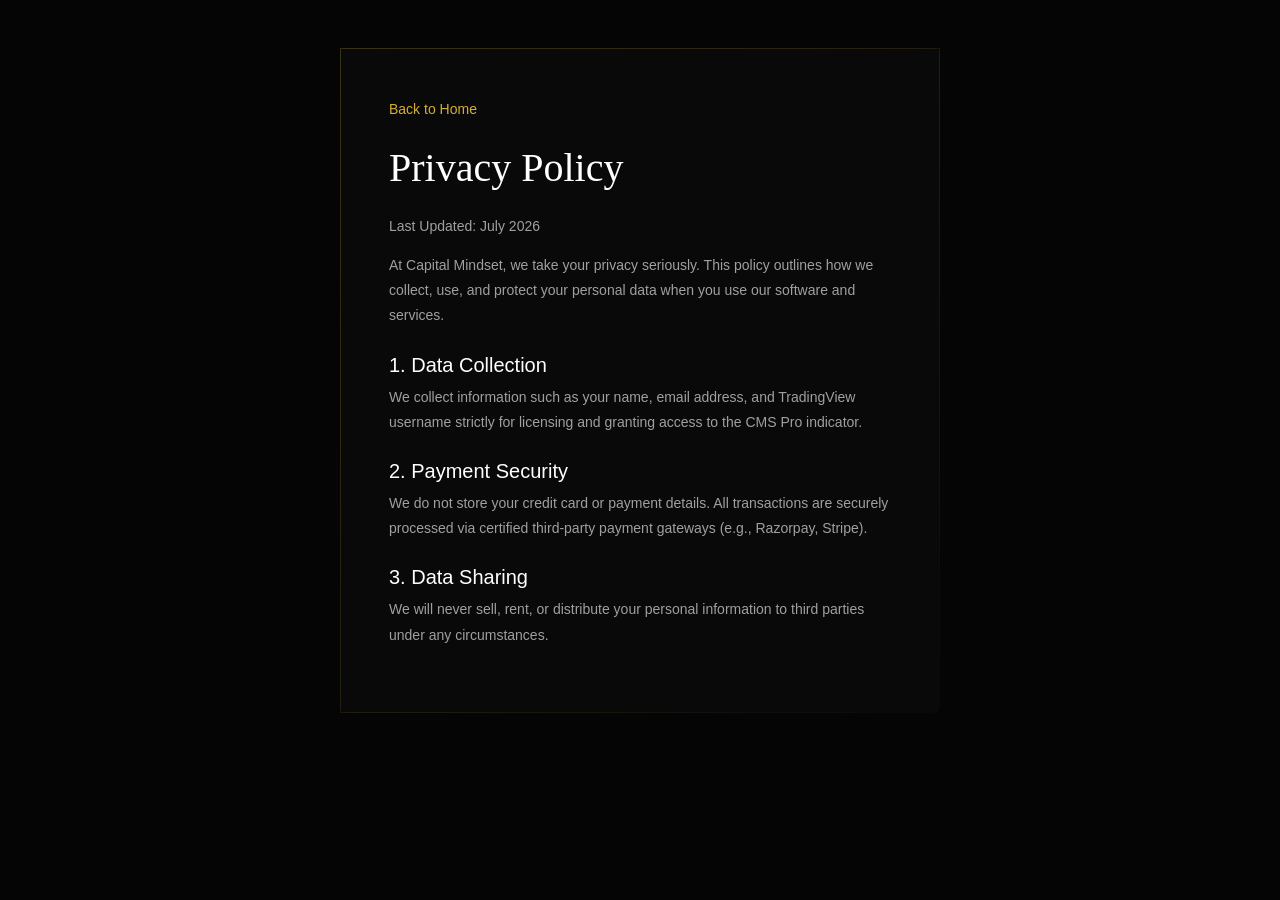
<file: privacy.html>
<!DOCTYPE html>
<html lang="en">
<head>
    <meta charset="UTF-8">
    <meta name="viewport" content="width=device-width, initial-scale=1.0">
    <title>Privacy Policy | Capital Mindset</title>
    <link href="https://cdn.jsdelivr.net/npm/bootstrap@5.3.2/dist/css/bootstrap.min.css" rel="stylesheet">
    <link rel="stylesheet" href="style.css">
</head>
<body class="bg-black text-white p-4 p-md-5">
    <div class="container max-w-600 mx-auto glass-panel p-4 p-md-5 rounded border-gradient">
        <a href="index.html" class="gold-text text-decoration-none small mb-4 d-inline-block"><i class="fas fa-arrow-left"></i> Back to Home</a>
        <h1 class="font-heading mb-4">Privacy Policy</h1>
        <p class="text-gray small">Last Updated: July 2026</p>
        <div class="text-gray small" style="line-height: 1.8;">
            <p>At Capital Mindset, we take your privacy seriously. This policy outlines how we collect, use, and protect your personal data when you use our software and services.</p>
            <h5 class="text-white mt-4">1. Data Collection</h5>
            <p>We collect information such as your name, email address, and TradingView username strictly for licensing and granting access to the CMS Pro indicator.</p>
            <h5 class="text-white mt-4">2. Payment Security</h5>
            <p>We do not store your credit card or payment details. All transactions are securely processed via certified third-party payment gateways (e.g., Razorpay, Stripe).</p>
            <h5 class="text-white mt-4">3. Data Sharing</h5>
            <p>We will never sell, rent, or distribute your personal information to third parties under any circumstances.</p>
        </div>
    </div>
</body>
</html>
</file>
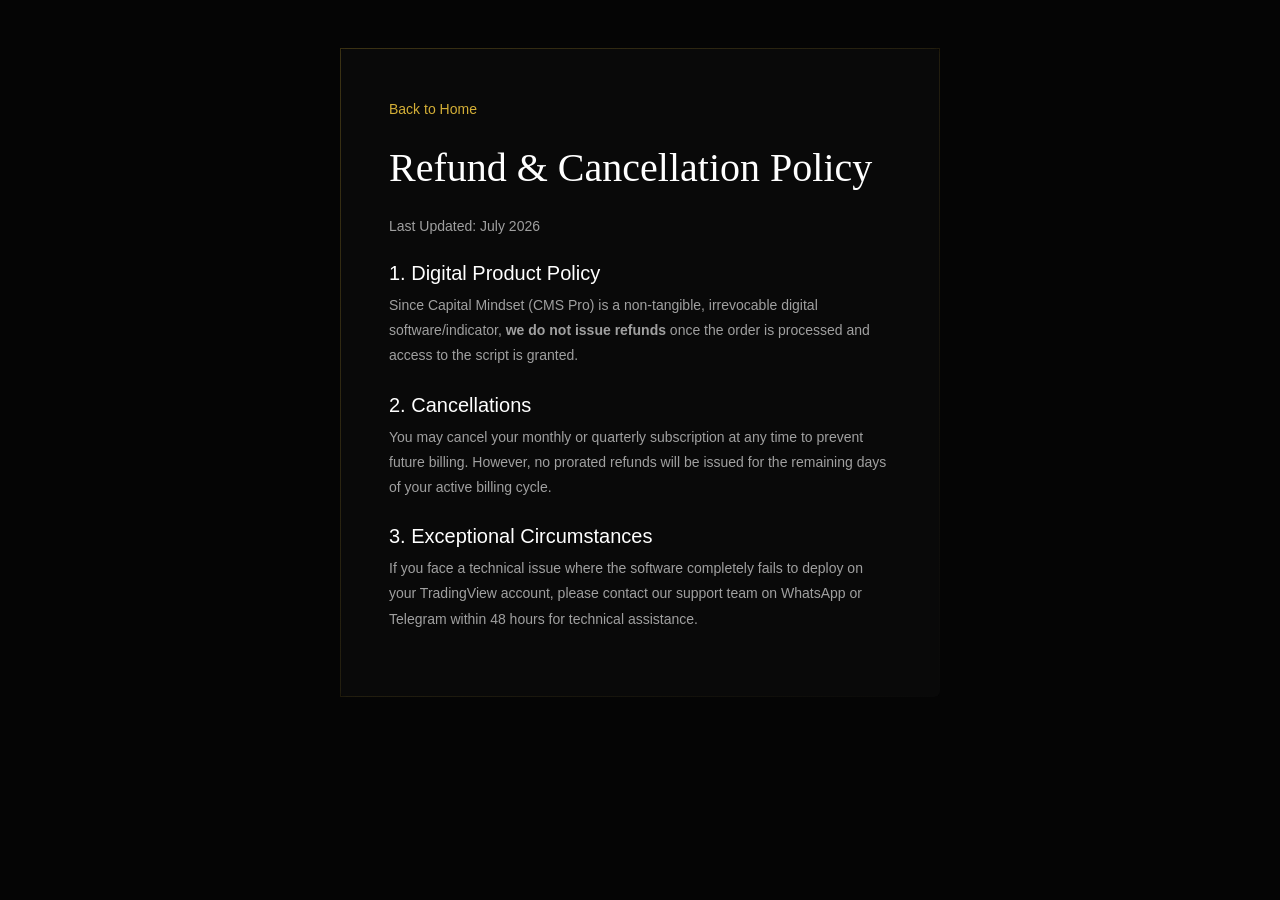
<file: refund.html>
<!DOCTYPE html>
<html lang="en">
<head>
    <meta charset="UTF-8">
    <meta name="viewport" content="width=device-width, initial-scale=1.0">
    <title>Refund Policy | Capital Mindset</title>
    <link href="https://cdn.jsdelivr.net/npm/bootstrap@5.3.2/dist/css/bootstrap.min.css" rel="stylesheet">
    <link rel="stylesheet" href="style.css">
</head>
<body class="bg-black text-white p-4 p-md-5">
    <div class="container max-w-600 mx-auto glass-panel p-4 p-md-5 rounded border-gradient">
        <a href="index.html" class="gold-text text-decoration-none small mb-4 d-inline-block"><i class="fas fa-arrow-left"></i> Back to Home</a>
        <h1 class="font-heading mb-4">Refund & Cancellation Policy</h1>
        <p class="text-gray small">Last Updated: July 2026</p>
        <div class="text-gray small" style="line-height: 1.8;">
            <h5 class="text-white mt-4">1. Digital Product Policy</h5>
            <p>Since Capital Mindset (CMS Pro) is a non-tangible, irrevocable digital software/indicator, <strong>we do not issue refunds</strong> once the order is processed and access to the script is granted.</p>
            <h5 class="text-white mt-4">2. Cancellations</h5>
            <p>You may cancel your monthly or quarterly subscription at any time to prevent future billing. However, no prorated refunds will be issued for the remaining days of your active billing cycle.</p>
            <h5 class="text-white mt-4">3. Exceptional Circumstances</h5>
            <p>If you face a technical issue where the software completely fails to deploy on your TradingView account, please contact our support team on WhatsApp or Telegram within 48 hours for technical assistance.</p>
        </div>
    </div>
</body>
</html>
</file>
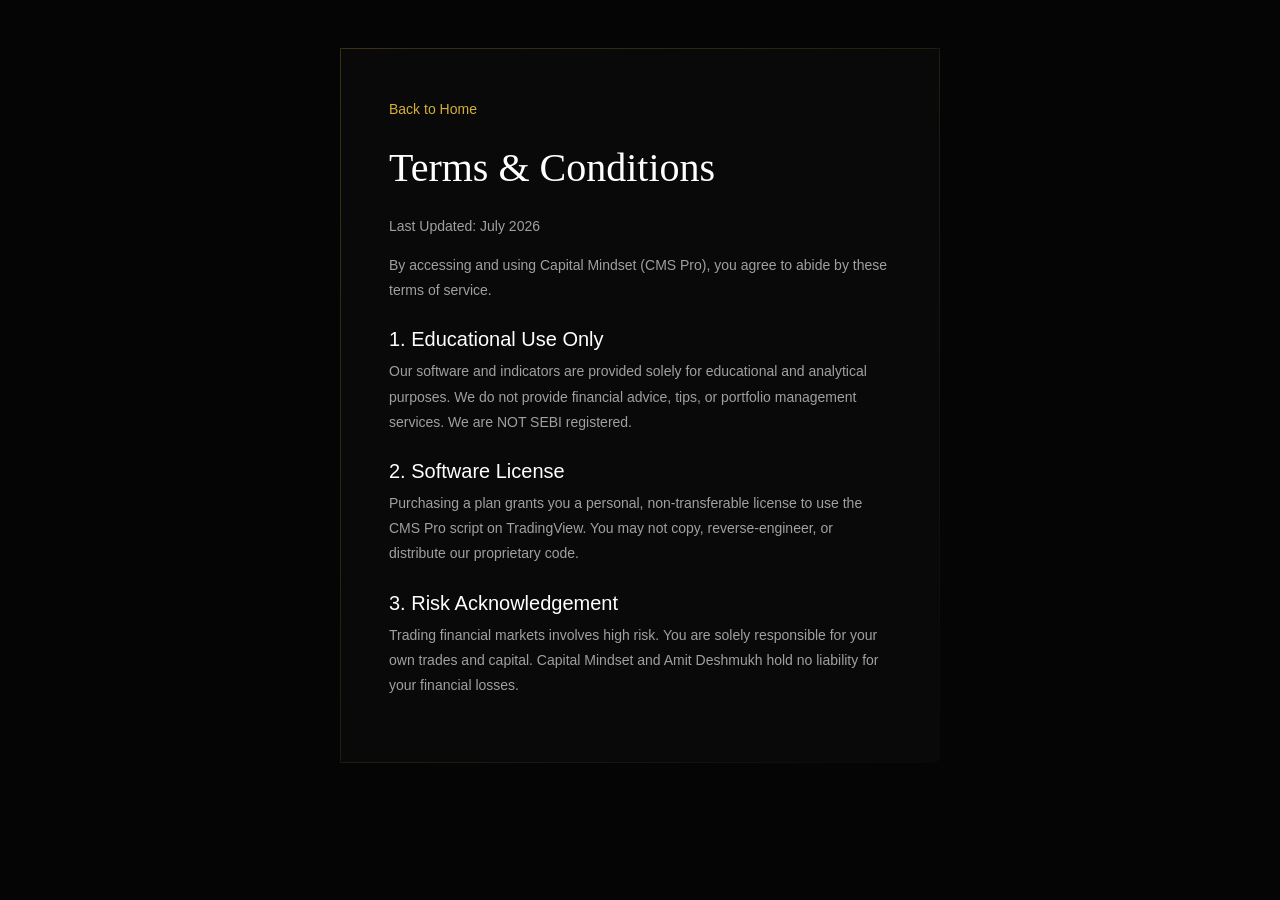
<file: terms.html>
<!DOCTYPE html>
<html lang="en">
<head>
    <meta charset="UTF-8">
    <meta name="viewport" content="width=device-width, initial-scale=1.0">
    <title>Terms & Conditions | Capital Mindset</title>
    <link href="https://cdn.jsdelivr.net/npm/bootstrap@5.3.2/dist/css/bootstrap.min.css" rel="stylesheet">
    <link rel="stylesheet" href="style.css">
</head>
<body class="bg-black text-white p-4 p-md-5">
    <div class="container max-w-600 mx-auto glass-panel p-4 p-md-5 rounded border-gradient">
        <a href="index.html" class="gold-text text-decoration-none small mb-4 d-inline-block"><i class="fas fa-arrow-left"></i> Back to Home</a>
        <h1 class="font-heading mb-4">Terms & Conditions</h1>
        <p class="text-gray small">Last Updated: July 2026</p>
        <div class="text-gray small" style="line-height: 1.8;">
            <p>By accessing and using Capital Mindset (CMS Pro), you agree to abide by these terms of service.</p>
            <h5 class="text-white mt-4">1. Educational Use Only</h5>
            <p>Our software and indicators are provided solely for educational and analytical purposes. We do not provide financial advice, tips, or portfolio management services. We are NOT SEBI registered.</p>
            <h5 class="text-white mt-4">2. Software License</h5>
            <p>Purchasing a plan grants you a personal, non-transferable license to use the CMS Pro script on TradingView. You may not copy, reverse-engineer, or distribute our proprietary code.</p>
            <h5 class="text-white mt-4">3. Risk Acknowledgement</h5>
            <p>Trading financial markets involves high risk. You are solely responsible for your own trades and capital. Capital Mindset and Amit Deshmukh hold no liability for your financial losses.</p>
        </div>
    </div>
</body>
</html>
</file>
<file: style.css>
/* ==========================================================================
   Capital Mindset - Premium Institutional Trading Stylesheet
   ========================================================================== */

:root {
    --bg-black: #050505;
    --bg-dark: #0a0a0a;
    --bg-darker: #111111;
    --gold: #D4AF37;
    --gold-dim: rgba(212, 175, 55, 0.1);
    --gold-hover: #F3E5AB;
    --text-white: #F8F9FA;
    --text-gray: #A0A0A0;
    
    --font-heading: 'Playfair Display', serif;
    --font-body: 'Inter', sans-serif;
    --font-mono: 'JetBrains Mono', monospace;
    
    --glass-bg: rgba(15, 15, 15, 0.5);
    --glass-border: rgba(212, 175, 55, 0.25);
}

/* --- Base --- */
* { margin: 0; padding: 0; box-sizing: border-box; }
html { scroll-behavior: smooth; scrollbar-width: thin; scrollbar-color: var(--gold) var(--bg-black); }
body { background-color: var(--bg-dark); color: var(--text-white); font-family: var(--font-body); -webkit-font-smoothing: antialiased; overflow-x: hidden; }

/* Custom Scrollbar */
::-webkit-scrollbar { width: 6px; }
::-webkit-scrollbar-track { background: var(--bg-black); }
::-webkit-scrollbar-thumb { background: var(--gold); border-radius: 10px; }

/* Typography */
.font-heading { font-family: var(--font-heading); }
.font-body { font-family: var(--font-body); }
.terminal-font { font-family: var(--font-mono); }
.gold-text { color: var(--gold) !important; }
.text-gray { color: var(--text-gray) !important; }
.bg-black { background-color: var(--bg-black) !important; }
.bg-darker { background-color: var(--bg-darker) !important; }
.tracking-wide { letter-spacing: 1px; }
.tracking-widest { letter-spacing: 2.5px; }
.py-6 { padding-top: 6rem; padding-bottom: 6rem; }
.py-7 { padding-top: 8rem; padding-bottom: 8rem; }
.max-w-600 { max-width: 600px; }

/* --- UI Enhancements --- */
.scroll-progress-container { position: fixed; top: 0; left: 0; width: 100%; height: 2px; background: transparent; z-index: 10000; }
.scroll-progress-bar { height: 100%; background: var(--gold); width: 0%; box-shadow: 0 0 10px var(--gold); }

/* Loader */
.loader-wrapper { position: fixed; inset: 0; background: var(--bg-black); display: flex; justify-content: center; align-items: center; z-index: 99999; transition: opacity 0.8s, visibility 0.8s; }
.cms-logo-spinner { width: 80px; height: 80px; border: 2px solid var(--glass-border); border-top-color: var(--gold); border-radius: 50%; display: flex; justify-content: center; align-items: center; font-family: var(--font-heading); color: var(--gold); font-size: 20px; animation: spin 1.5s cubic-bezier(0.4, 0, 0.2, 1) infinite; }
@keyframes spin { 100% { transform: rotate(360deg); } }

/* Buttons & Links */
.btn { border-radius: 4px; padding: 0.7rem 1.8rem; transition: all 0.3s; font-family: var(--font-body); font-weight: 500; }
.btn-gold { background: var(--gold); color: #000; border: none; }
.btn-gold:hover { background: var(--gold-hover); transform: translateY(-2px); box-shadow: 0 5px 15px rgba(212, 175, 55, 0.3); }
.btn-outline-light { border: 1px solid rgba(255,255,255,0.2); color: #fff; }
.btn-outline-light:hover { background: #fff; color: #000; }
.btn-outline-gold { border: 1px solid var(--gold); color: var(--gold); }
.btn-outline-gold:hover { background: var(--gold); color: #000; }
.hover-gold:hover { color: var(--gold) !important; }
.hover-underline:hover { text-decoration: underline !important; }

/* Glass & Premium Cards */
.glass-panel, .glass-card { background: var(--glass-bg); backdrop-filter: blur(12px); -webkit-backdrop-filter: blur(12px); border: 1px solid rgba(255,255,255,0.05); transition: all 0.4s; }
.border-gradient { border-image: linear-gradient(to bottom right, var(--glass-border), transparent) 1; border-width: 1px; border-style: solid; }
.border-top-gradient { border-top: 2px solid var(--gold); }
.shadow-premium { box-shadow: 0 10px 40px rgba(0,0,0,0.5), inset 0 0 0 1px rgba(255,255,255,0.05); }
.shadow-gold { box-shadow: 0 0 25px rgba(212, 175, 55, 0.15); }
.hover-lift:hover { transform: translateY(-5px); box-shadow: 0 15px 30px rgba(0,0,0,0.6); }
.hover-glow:hover { border-color: var(--gold); box-shadow: inset 0 0 20px var(--gold-dim); }
.transform-scale-105 { transform: scale(1.05); }

/* --- Navbar --- */
.glass-nav { background: rgba(5,5,5,0.8); backdrop-filter: blur(15px); border-bottom: 1px solid rgba(255,255,255,0.03); padding: 1rem 0; transition: all 0.4s; }
.glass-nav.scrolled { padding: 0.5rem 0; background: rgba(0,0,0,0.95); border-bottom-color: var(--glass-border); box-shadow: 0 5px 20px rgba(0,0,0,0.5); }
.brand-text { font-size: 1.5rem; letter-spacing: 1px; }
.nav-link { color: var(--text-white) !important; position: relative; margin: 0 0.5rem; transition: color 0.3s; }
.nav-link::after { content: ''; position: absolute; bottom: -3px; left: 0; width: 0; height: 1px; background: var(--gold); transition: width 0.3s; }
.nav-link:hover::after, .nav-link.active::after { width: 100%; }
.nav-link:hover { color: var(--gold) !important; }
.custom-toggler { border: none; }
.custom-toggler:focus { box-shadow: none; }

/* --- Navbar Logo --- */
.nav-logo {
    height: 90px;
    width: auto;
    object-fit: contain;
}

/* --- Hero Section --- */
.hero-section { min-height: 100vh; overflow: hidden; background: radial-gradient(circle at center, #111 0%, var(--bg-black) 100%); }
.hero-bg-overlay { position: absolute; inset: 0; background-image: linear-gradient(rgba(212,175,55,0.02) 1px, transparent 1px), linear-gradient(90deg, rgba(212,175,55,0.02) 1px, transparent 1px); background-size: 40px 40px; }
.hero-glow { position: absolute; top: 50%; left: 50%; transform: translate(-50%, -50%); width: 100%; height: 100%; background: radial-gradient(circle, rgba(212,175,55,0.08) 0%, transparent 60%); filter: blur(40px); pointer-events: none; }
.badge-premium { border: 1px solid var(--glass-border); background: var(--gold-dim); padding: 0.5rem 1rem; border-radius: 30px; font-size: 0.8rem; letter-spacing: 1px; text-transform: uppercase; color: var(--gold); }
.hero-features li { margin-bottom: 0.8rem; font-size: 1.1rem; }
.pulse-dot { display: inline-block; width: 8px; height: 8px; border-radius: 50%; margin-right: 5px; animation: pulse 1.5s infinite; }
@keyframes pulse { 0% { box-shadow: 0 0 0 0 rgba(40, 167, 69, 0.7); } 70% { box-shadow: 0 0 0 6px rgba(40, 167, 69, 0); } 100% { box-shadow: 0 0 0 0 rgba(40, 167, 69, 0); } }
.blink { animation: blinking 1s infinite; }
@keyframes blinking { 50% { opacity: 0; } }

/* --- TV & CMS Areas --- */
.tv-placeholder { background: repeating-linear-gradient(45deg, #0a0a0a, #0a0a0a 10px, #111 10px, #111 20px); }
.bg-premium-gradient { background: linear-gradient(180deg, var(--bg-dark) 0%, #151205 50%, var(--bg-dark) 100%); }
.bg-grid-overlay { position: absolute; inset: 0; background: url('data:image/svg+xml;utf8,<svg width="40" height="40" xmlns="http://www.w3.org/2000/svg"><path d="M0 0h40v40H0z" fill="none"/><path d="M39.5 0v40M0 39.5h40" stroke="rgba(212,175,55,0.05)" stroke-width="1"/></svg>'); }
.hover-spin:hover { animation: spin 2s linear infinite; color: var(--gold) !important; }
.mock-chart { position: absolute; inset: 0; z-index: 0; opacity: 0.8; }
.chart-line { position: absolute; height: 1px; background: currentColor; border-top: 1px dashed currentColor; }
.chart-box { background: rgba(212, 175, 55, 0.1); }

/* --- Roadmap (Education) --- */
.roadmap-item::before { content: ''; position: absolute; left: 20px; top: 14px; bottom: -50px; width: 2px; background: rgba(212,175,55,0.3); z-index: 0; }
.roadmap-item:last-child::before { display: none; }
.roadmap-dot { z-index: 1; }

/* --- Accordion (FAQ) --- */
.custom-accordion .accordion-button { background: var(--bg-black); color: var(--text-white); box-shadow: none; border-bottom: 1px solid rgba(255,255,255,0.05); }
.custom-accordion .accordion-button:not(.collapsed) { color: var(--gold); background: var(--gold-dim); }
.custom-accordion .accordion-button::after { filter: invert(1) grayscale(100%) brightness(200%); }
.custom-accordion .accordion-button:not(.collapsed)::after { filter: invert(70%) sepia(50%) saturate(500%) hue-rotate(5deg); }

/* --- Forms & Footer --- */
.premium-input { background: rgba(255,255,255,0.02); border: 1px solid rgba(255,255,255,0.1); color: white; border-radius: 4px; padding: 0.8rem 1rem; transition: all 0.3s; }
.premium-input:focus { background: rgba(255,255,255,0.05); border-color: var(--gold); color: white; box-shadow: 0 0 10px var(--gold-dim); }
.social-btn { width: 40px; height: 40px; border: 1px solid var(--glass-border); border-radius: 50%; display: flex; align-items: center; justify-content: center; color: var(--text-gray); text-decoration: none; transition: all 0.3s; }
.social-btn:hover { background: var(--gold); color: #000; border-color: var(--gold); transform: translateY(-3px); }
.footer-links li { margin-bottom: 0.5rem; }
.footer-links a { color: var(--text-gray); text-decoration: none; transition: all 0.3s; font-size: 0.9rem; }
.footer-links a:hover { color: var(--gold); padding-left: 5px; }

/* --- Responsive Adjustments --- */
@media (max-width: 991px) {
    .hero-section { text-align: center; padding-top: 100px; }
    .hero-features { text-align: left; margin: 0 auto; display: inline-block; }
    .transform-scale-105 { transform: none; }
    .glass-nav { background: rgba(0,0,0,0.95); }
    .roadmap-item::before { left: 16px; }
    .roadmap-dot { left: 10px !important; }
}
/* --- 1. Logo Styling --- */
.nav-logo {
    height: 125px;
    width: auto;
    object-fit: contain;
}

/* --- 2. Light Theme Logic --- */
body.light-theme {
    --bg-black: #FDFBF7 !important;
    --bg-darker: #F4EFE6 !important;
    color: #111111 !important;
    --text-gray: #4A4A4A !important;
    --gold: #B38B22 !important;
    --glass-border: rgba(0, 0, 0, 0.1) !important;
}

body.light-theme .glass-nav,
body.light-theme .glass-panel,
body.light-theme .glass-card {
    background: rgba(253, 251, 247, 0.85) !important;
    border: 1px solid rgba(0, 0, 0, 0.1) !important;
    box-shadow: 0 8px 32px rgba(0, 0, 0, 0.05) !important;
}

body.light-theme .text-white { color: #111111 !important; }
body.light-theme .btn-outline-light { border-color: #111111 !important; color: #111111 !important; }
body.light-theme #theme-toggle { border-color: #111111 !important; color: #111111 !important; }
</file>
